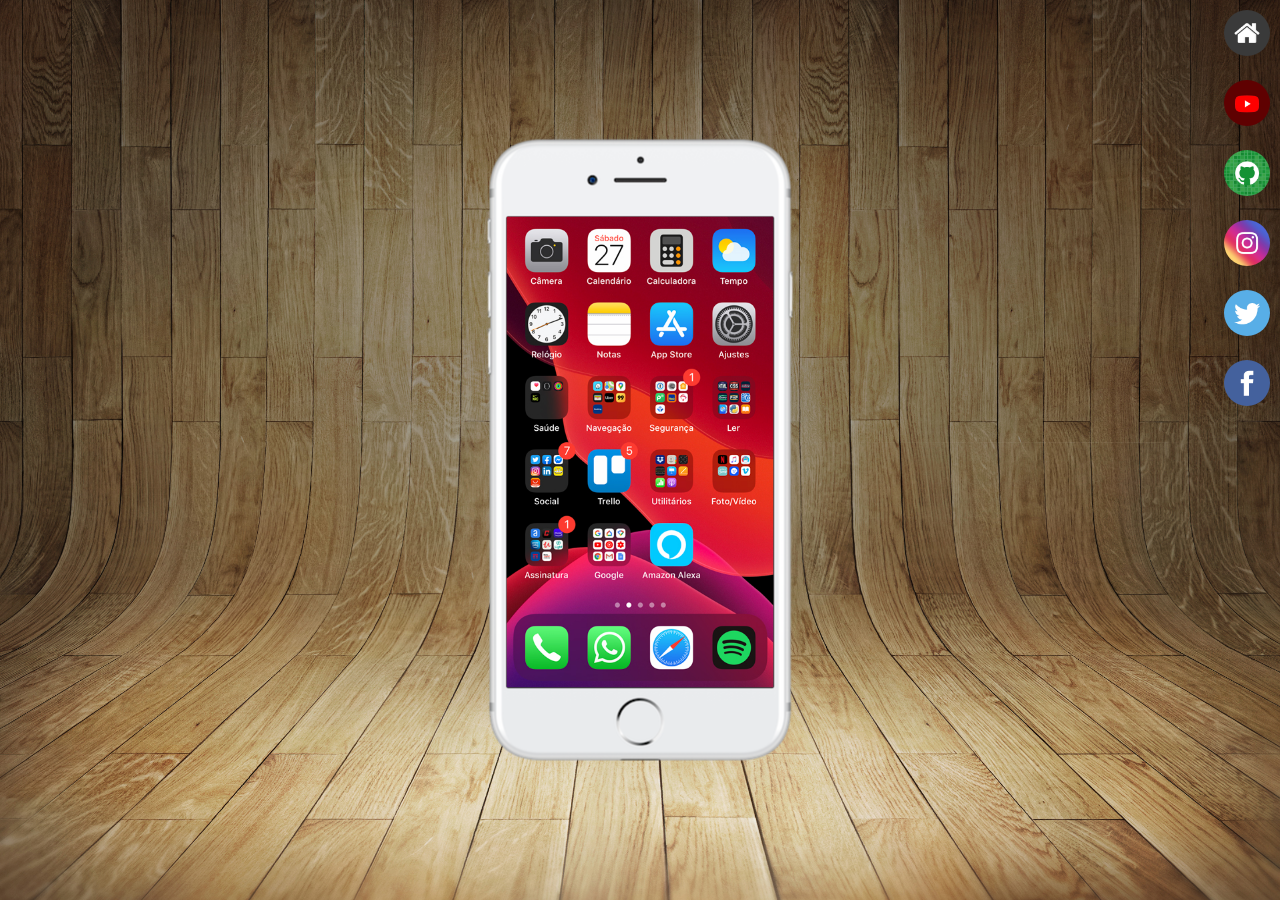
<file: index.html>
<!DOCTYPE html>
<html lang="pt-br">
<head>
    <meta charset="UTF-8">
    <meta http-equiv="X-UA-Compatible" content="IE=edge">
    <meta name="viewport" content="width=device-width, initial-scale=1.0">
    <title>Projeto Redes Sociais</title>
    <link rel="shortcut icon" href="favicon.ico" type="image/x-icon">
    <link rel="stylesheet" href="estilos/style.css">
</head>
<body>
    <main>
        <section id="telefone">
            <iframe src="home.html" name="tela" id="tela" frameborder="0"></iframe>
        </section>
        <section id="redes-sociais">
            <a href="home.html" target="tela">
                <img src="imagens/logo-home.jpg" alt="">
            </a>
            <br>
            <a href="yt.html" target="tela">
                <img  src="imagens/logo-youtube.jpg" alt="">
            </a>
            <br>
            <a href="git.html" target="tela">
                <img src="imagens/logo-github.jpg" alt="">
            </a>
            <br>
            <a  href="ig.html" target="tela">
                <img src="imagens/logo-instagram.jpg" alt="">
            </a>
            <br>
            <a  href="twt.html" target="tela">
                <img src="imagens/logo-twitter.jpg" alt="">
            </a>
            <br>
            <a href="face.html" target="tela">
                <img  src="imagens/logo-facebook.jpg" alt="">
            </a>
        </section>
    </main>
</body>
</html>
</file>
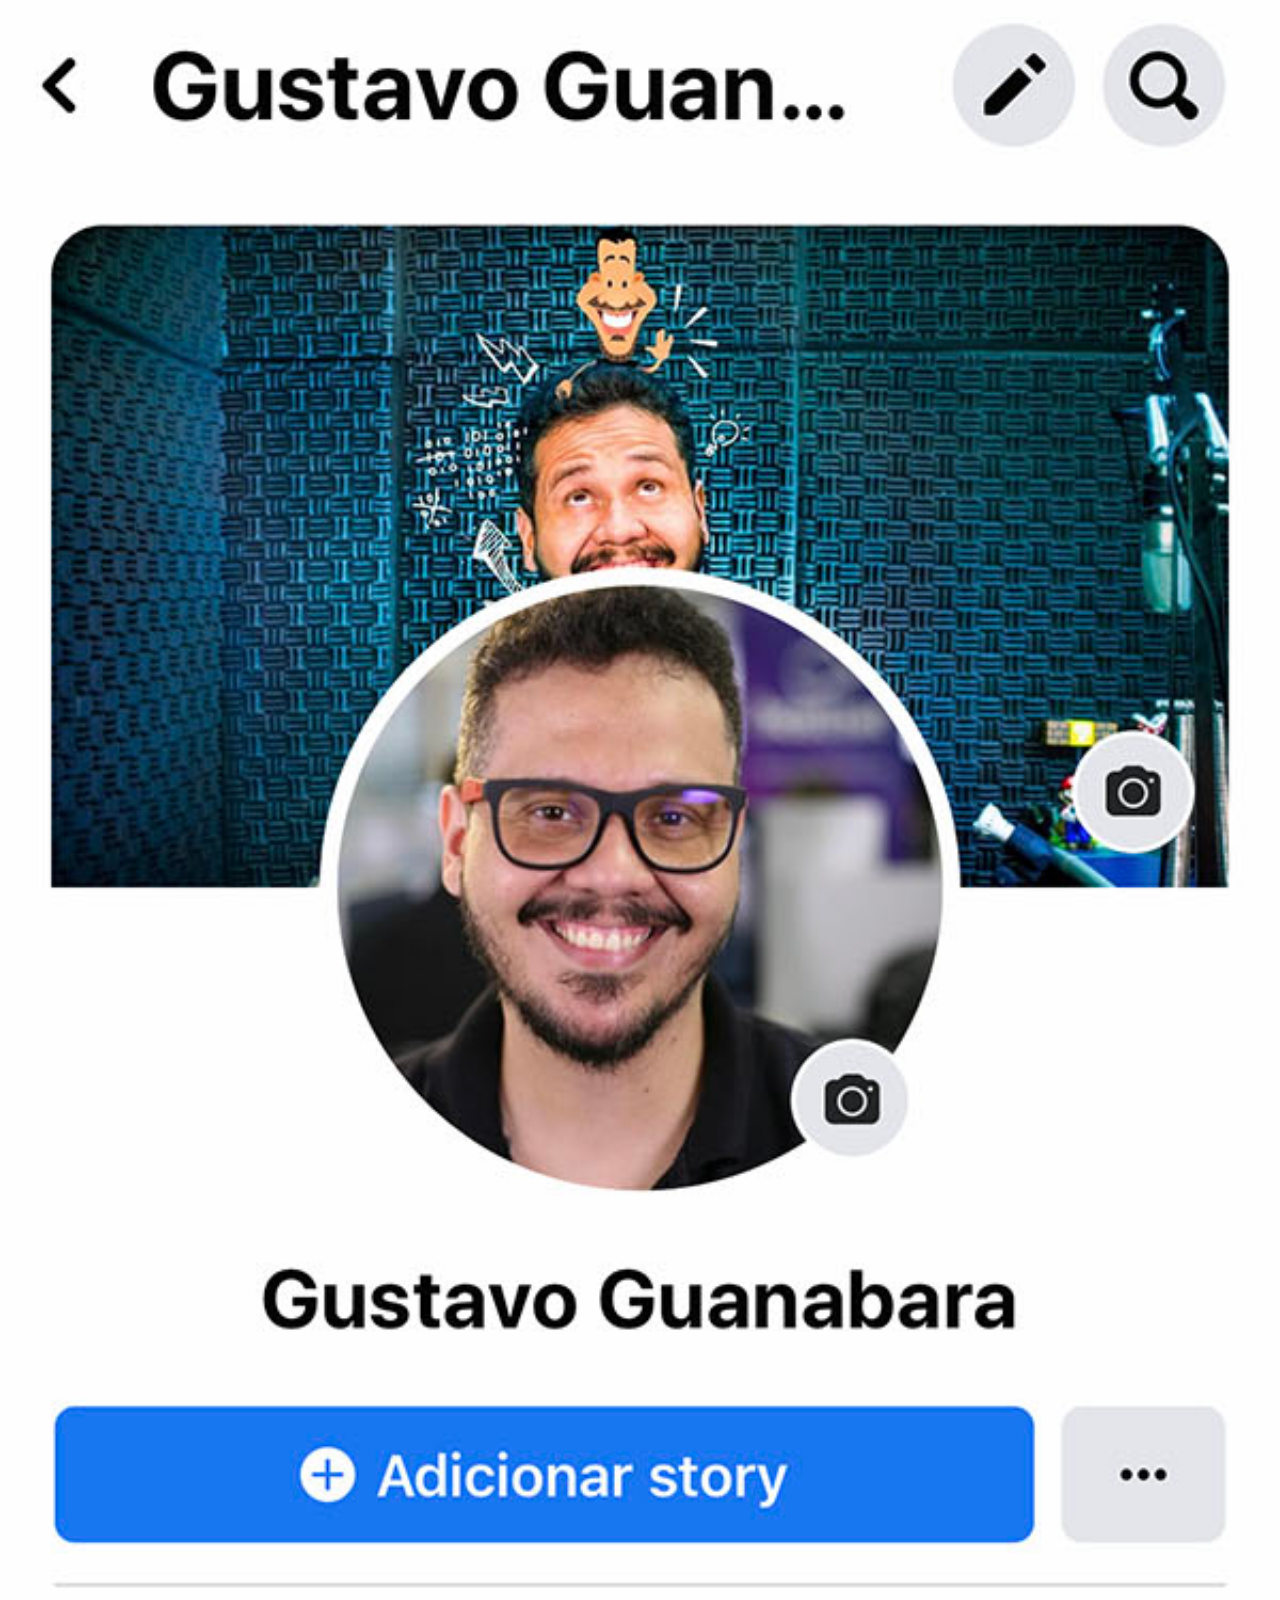
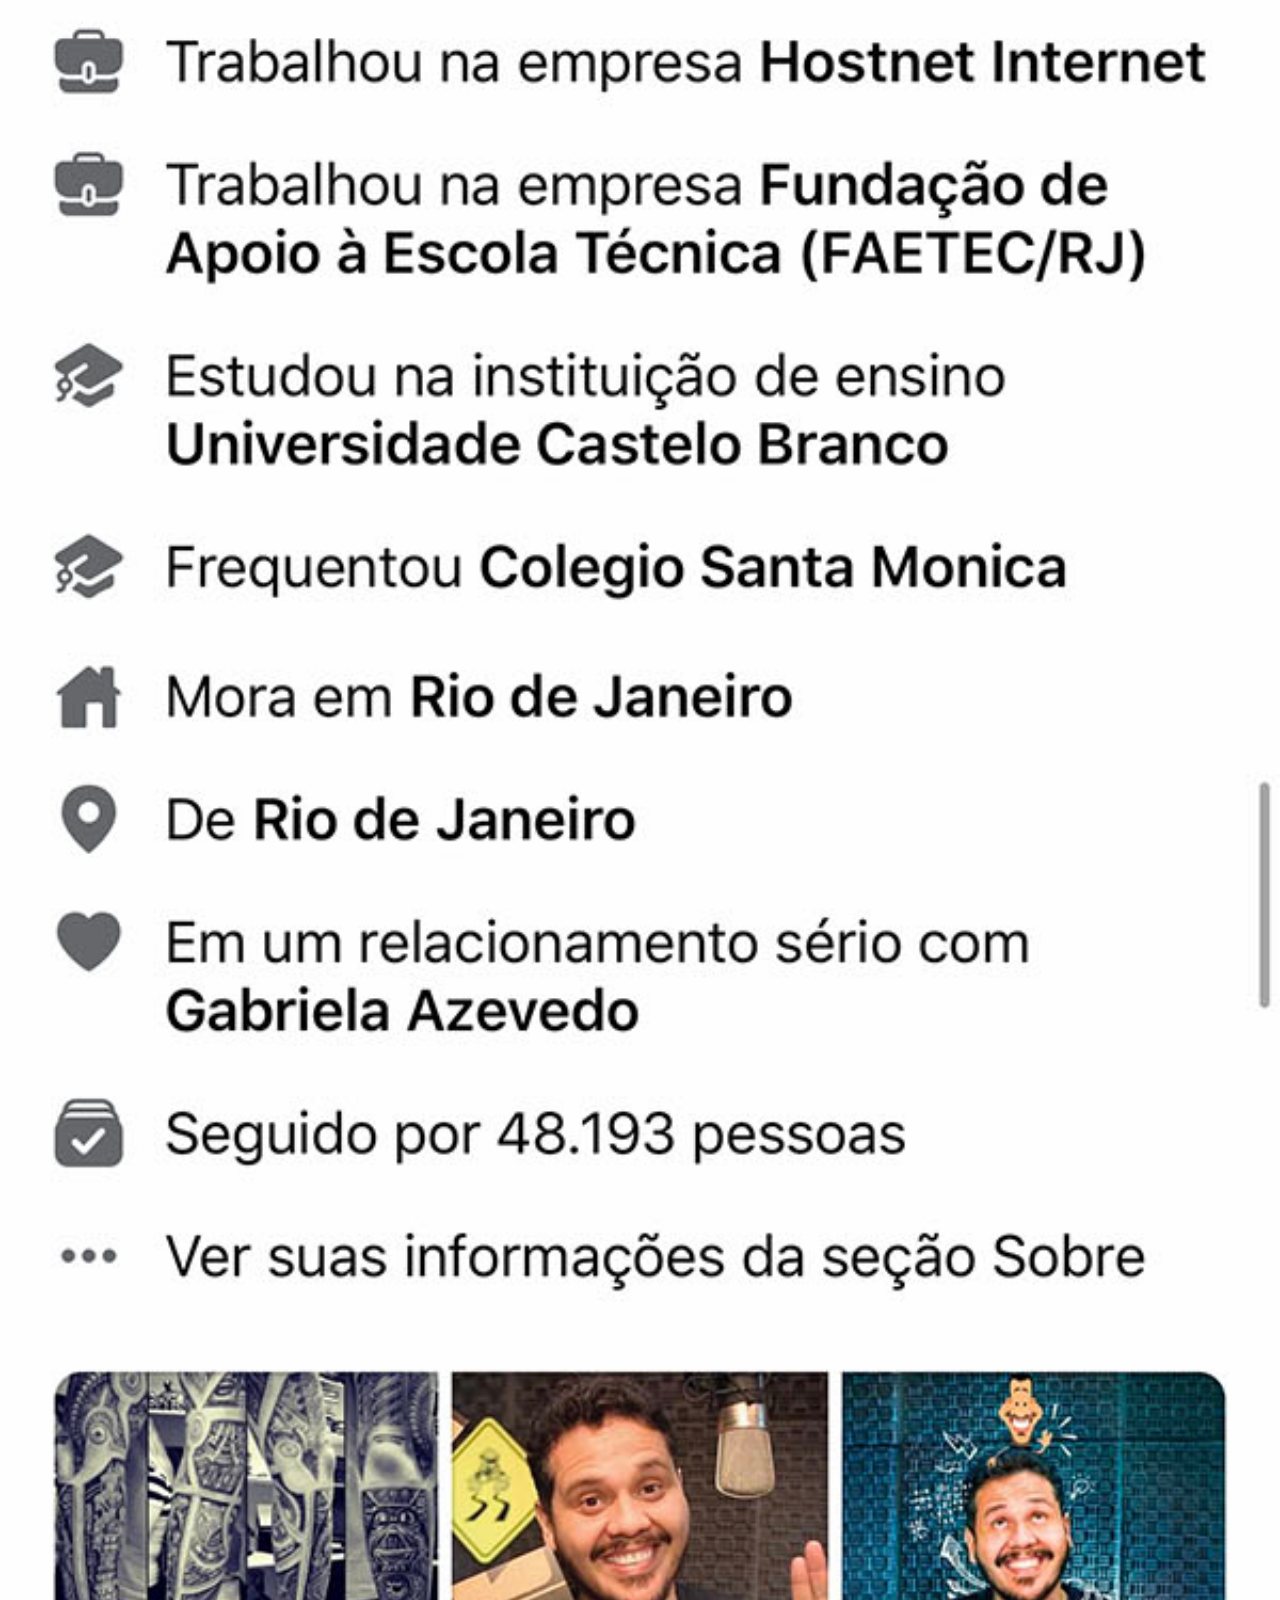
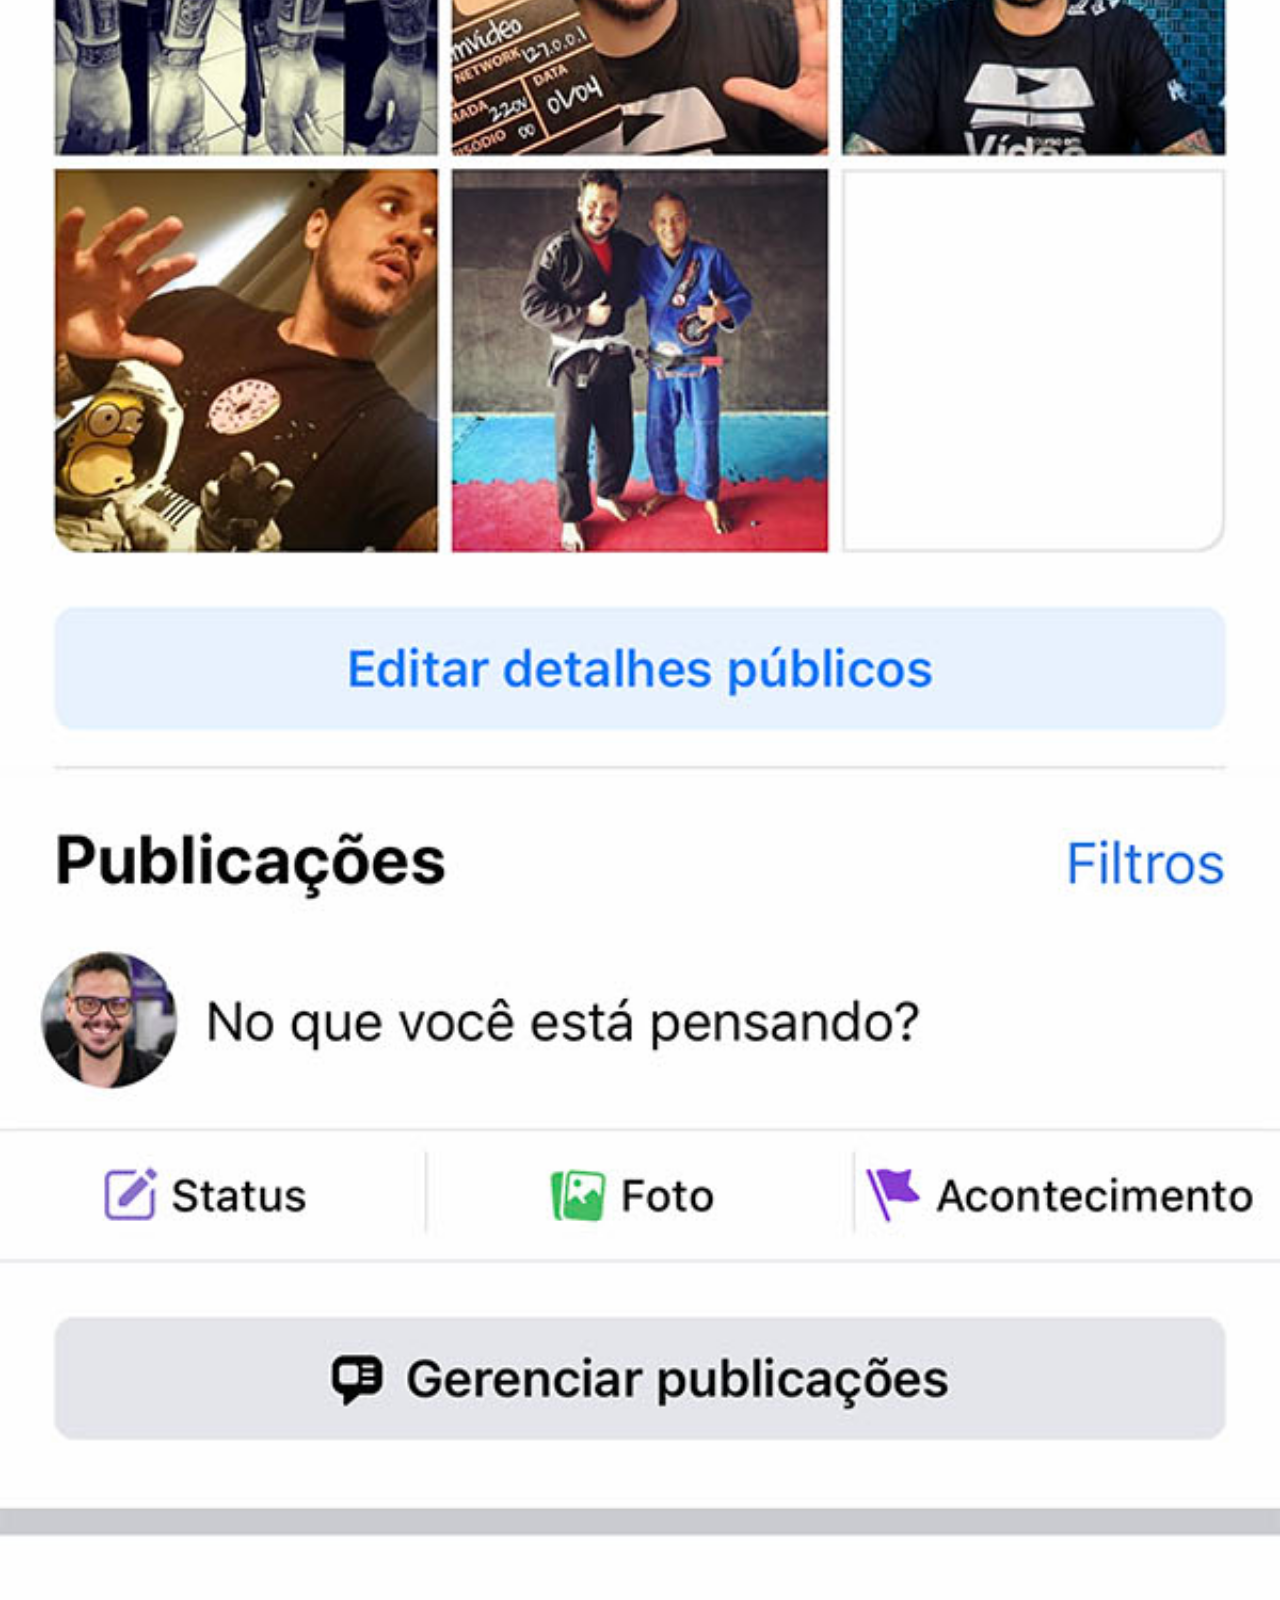
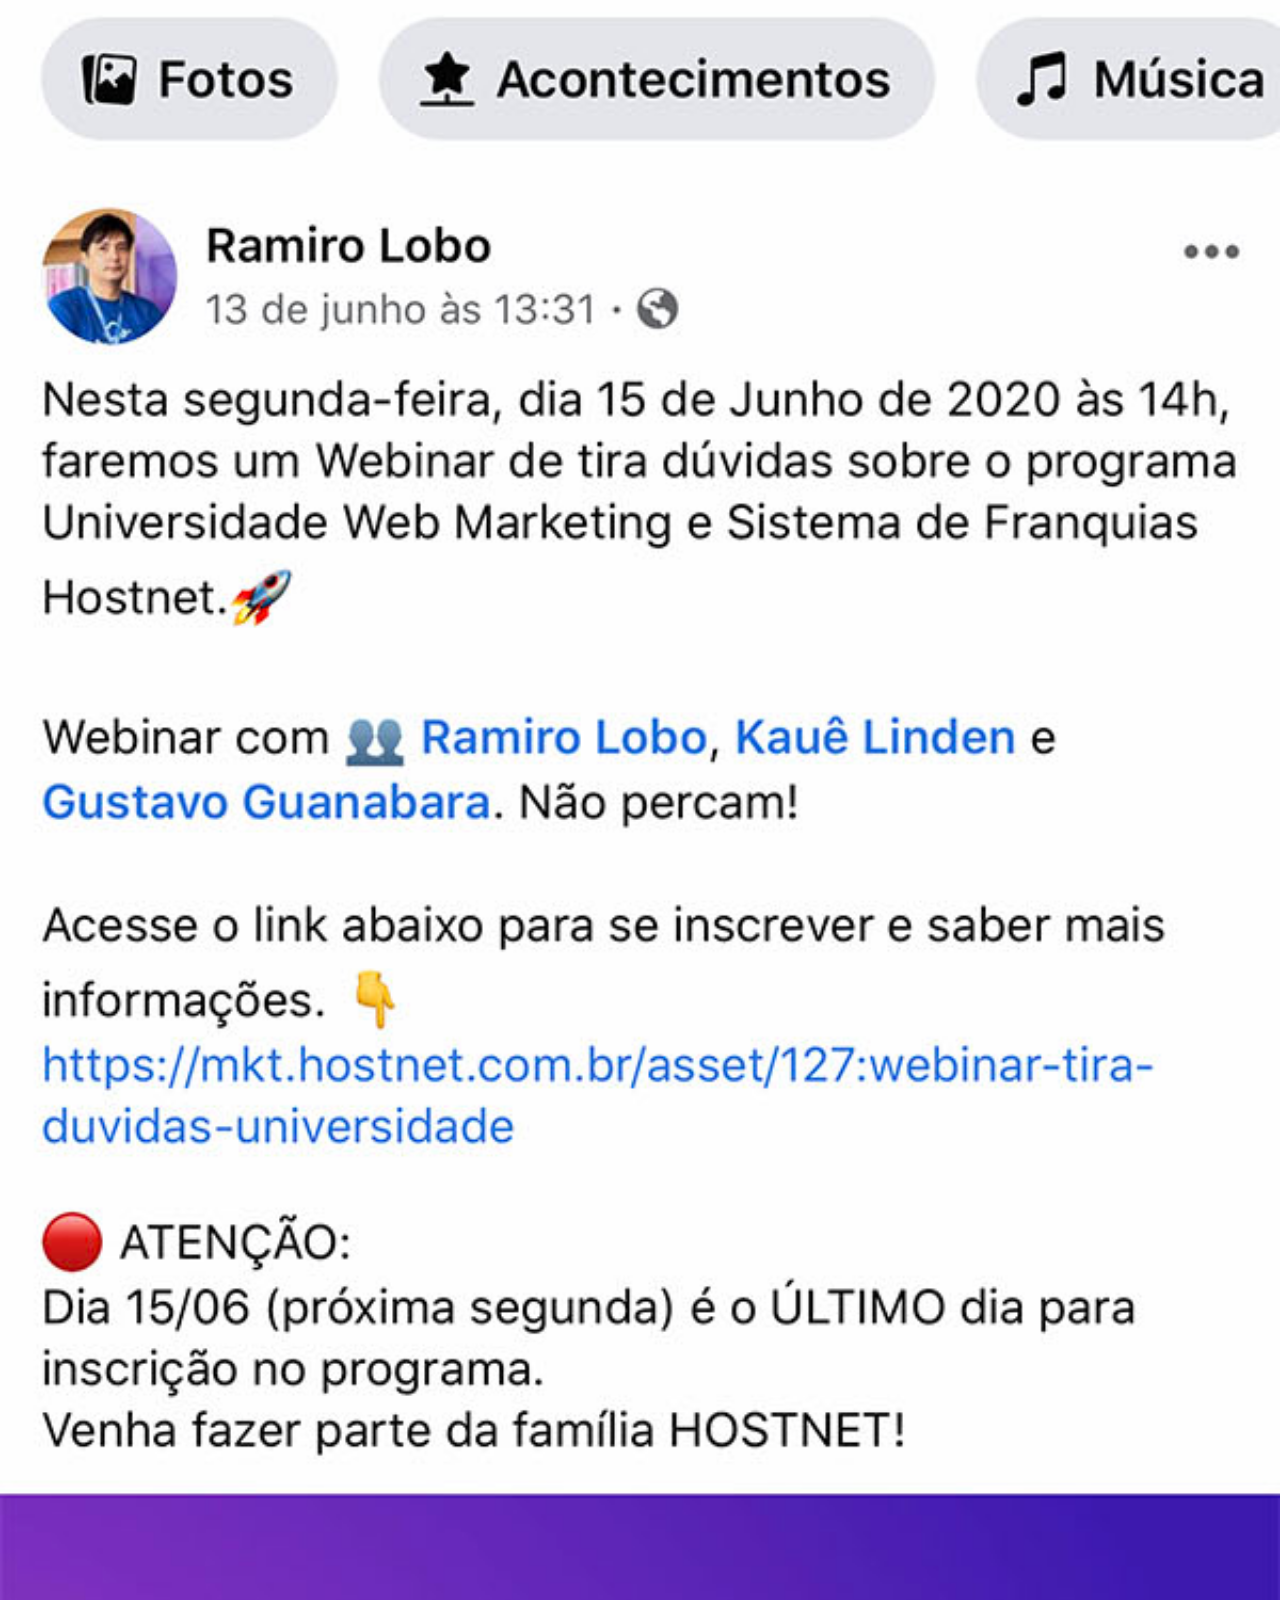
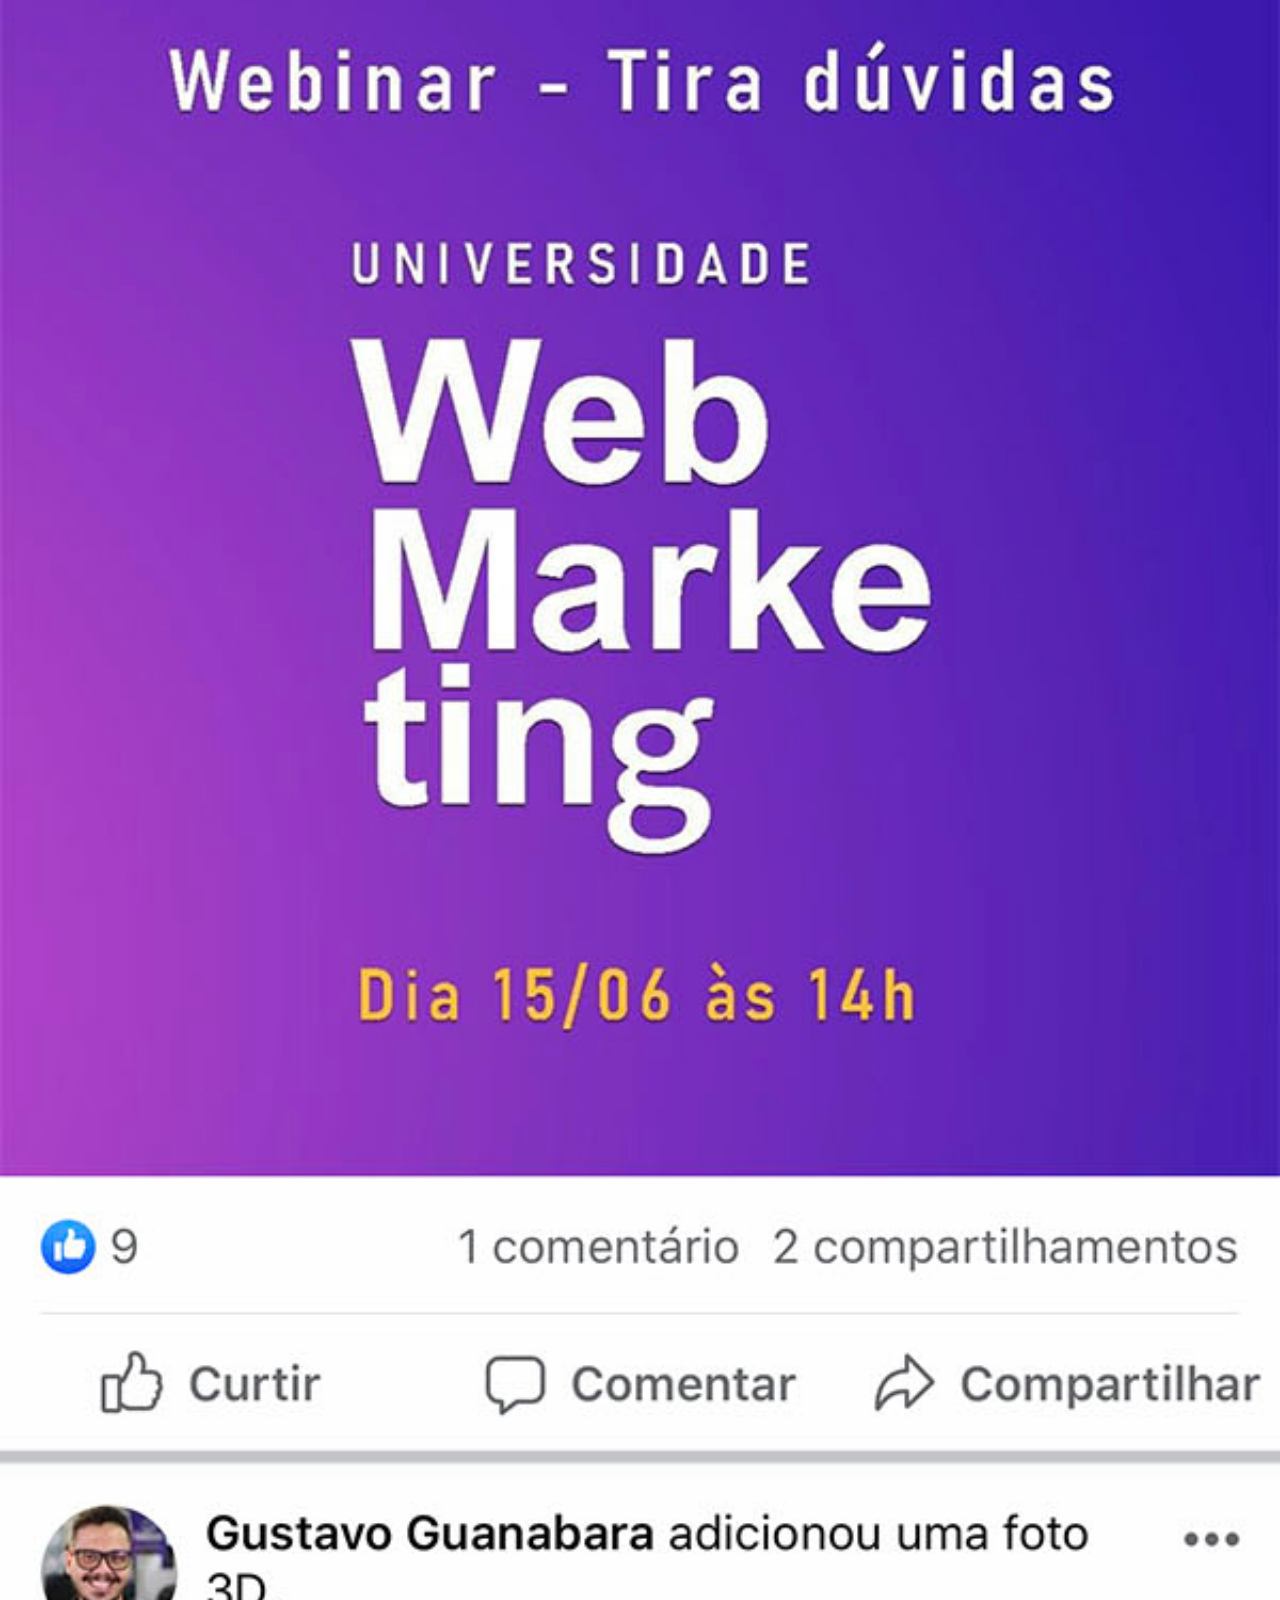
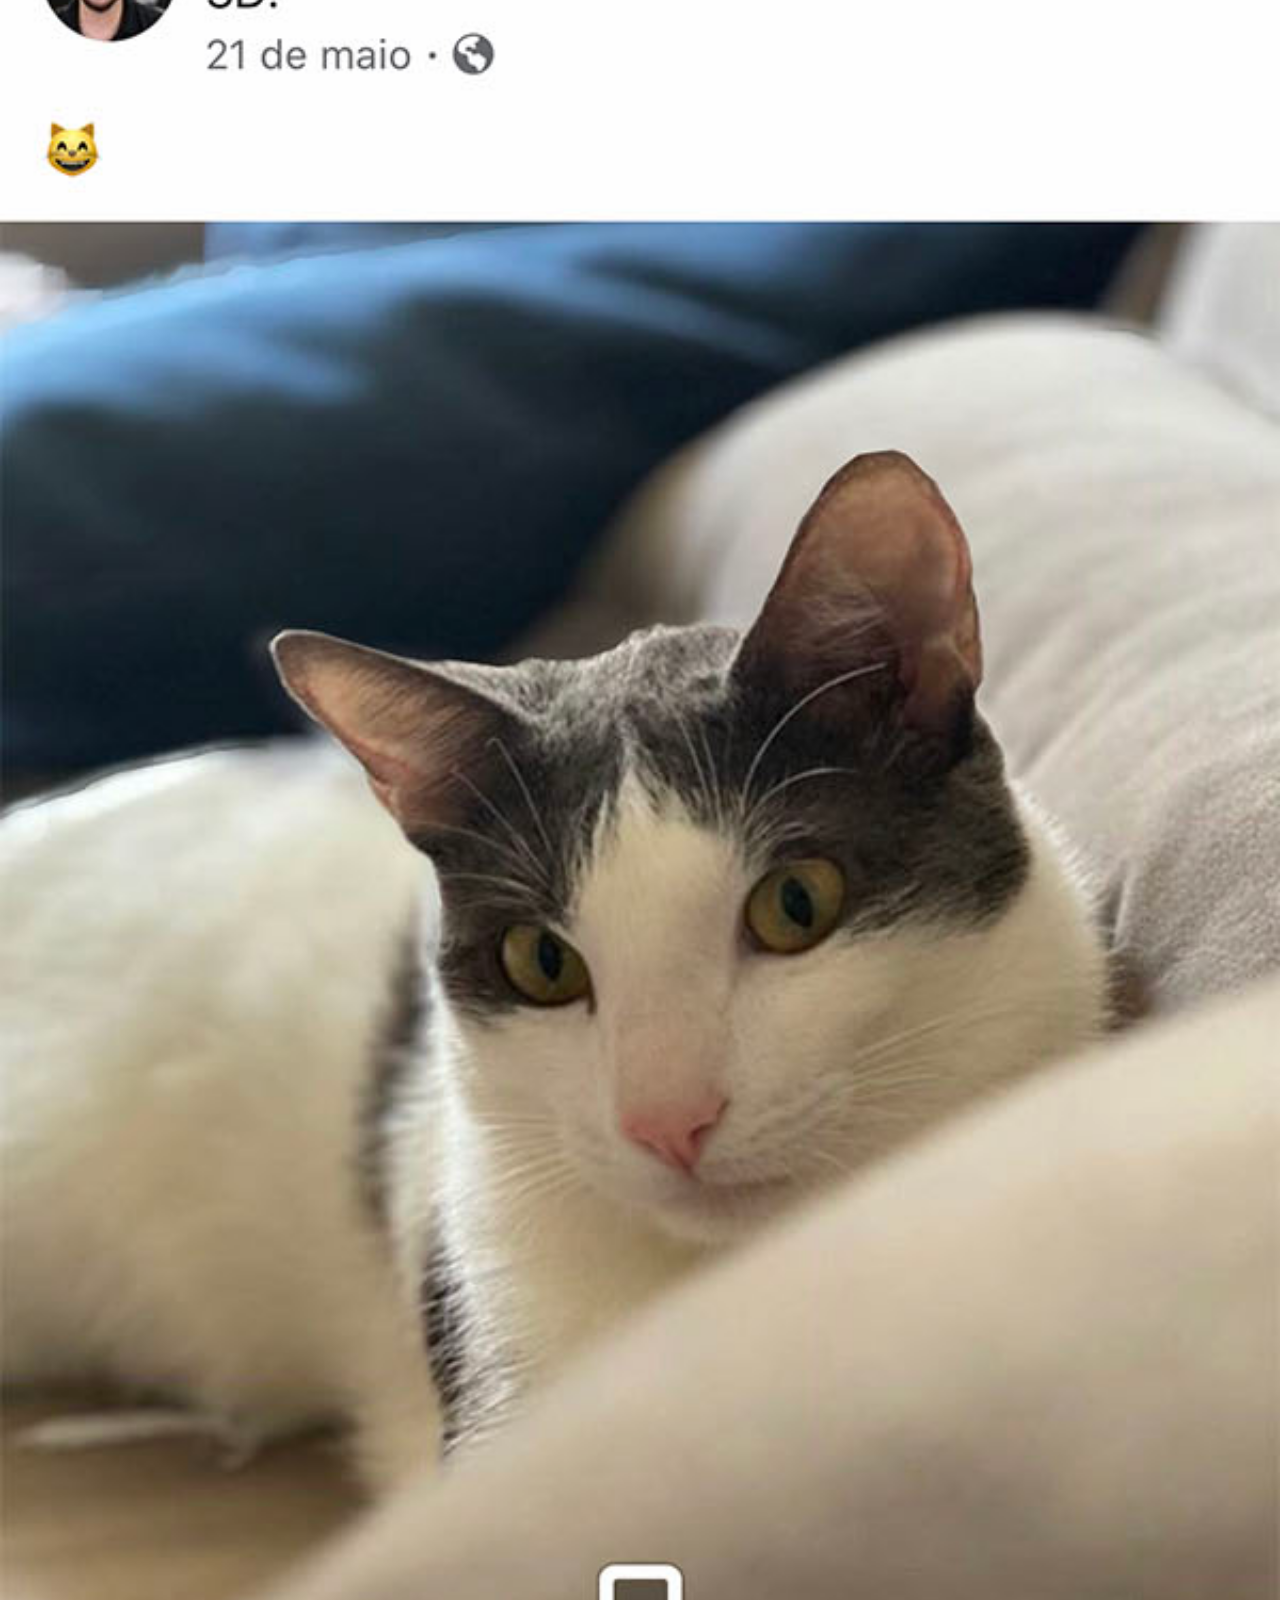
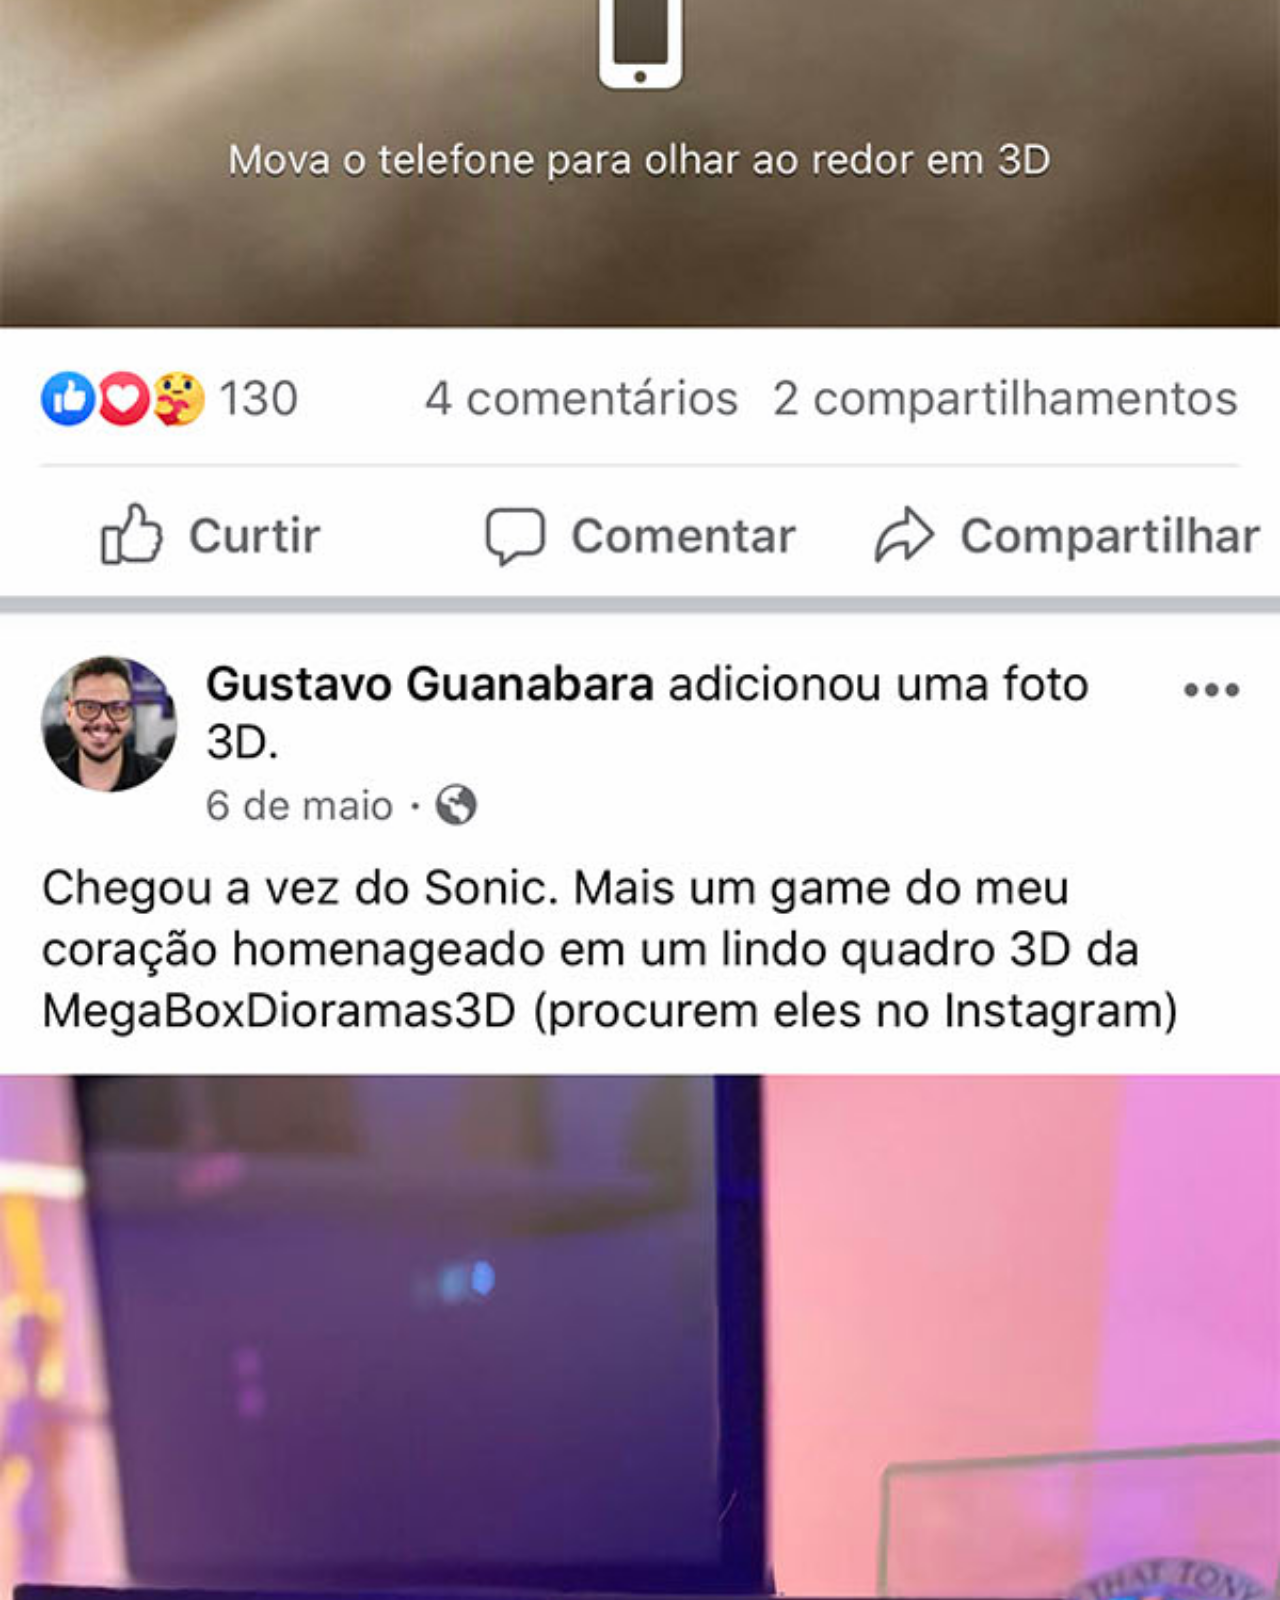
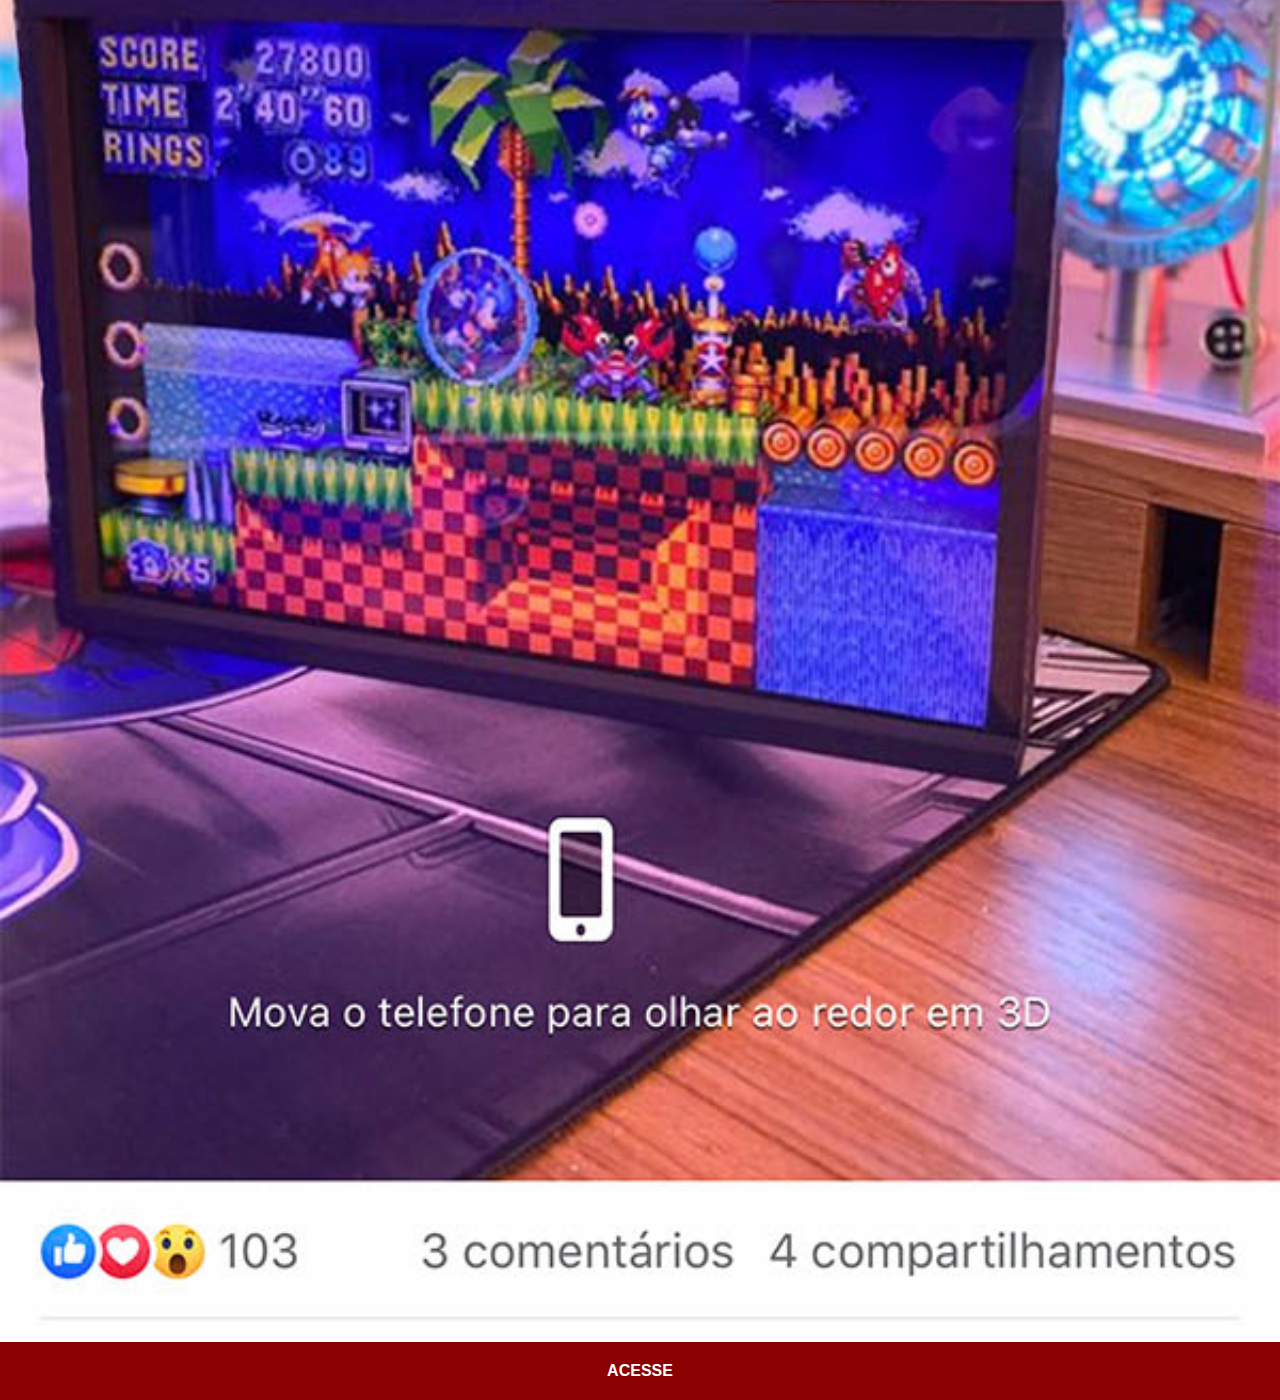
<file: face.html>
<!DOCTYPE html>
<html lang="pt-br">
<head>
    <meta charset="UTF-8">
    <meta http-equiv="X-UA-Compatible" content="IE=edge">
    <meta name="viewport" content="width=device-width, initial-scale=1.0">
    <title>Telas de Aplicativos</title>
    <style>
        *{
            margin: 0px;
            padding: 0px;
            font-family: Arial, "Helvetica Neue", Helvetica, sans-serif;
        }

         ::-webkit-scrollbar{
            width: 0px;
            height: 0px;
        }
        img{
            width: 100vw;
            background: url('imagens/tela-facebook.jpg') no-repeat top center;
            background-size: cover;
        }
        a{
            display: block;
            background-color: darkred;
            color: white;
            text-align: center;
            padding: 20px;
            font-weight: bolder;
            text-decoration: none;
        }
    </style>
</head>
<body>
    <img src="imagens/tela-facebook.jpg" alt="">
    <a href="https://www.facebook.com/gustavoguanabara/" target="_blank">ACESSE</a>
</body>
</html>
</file>
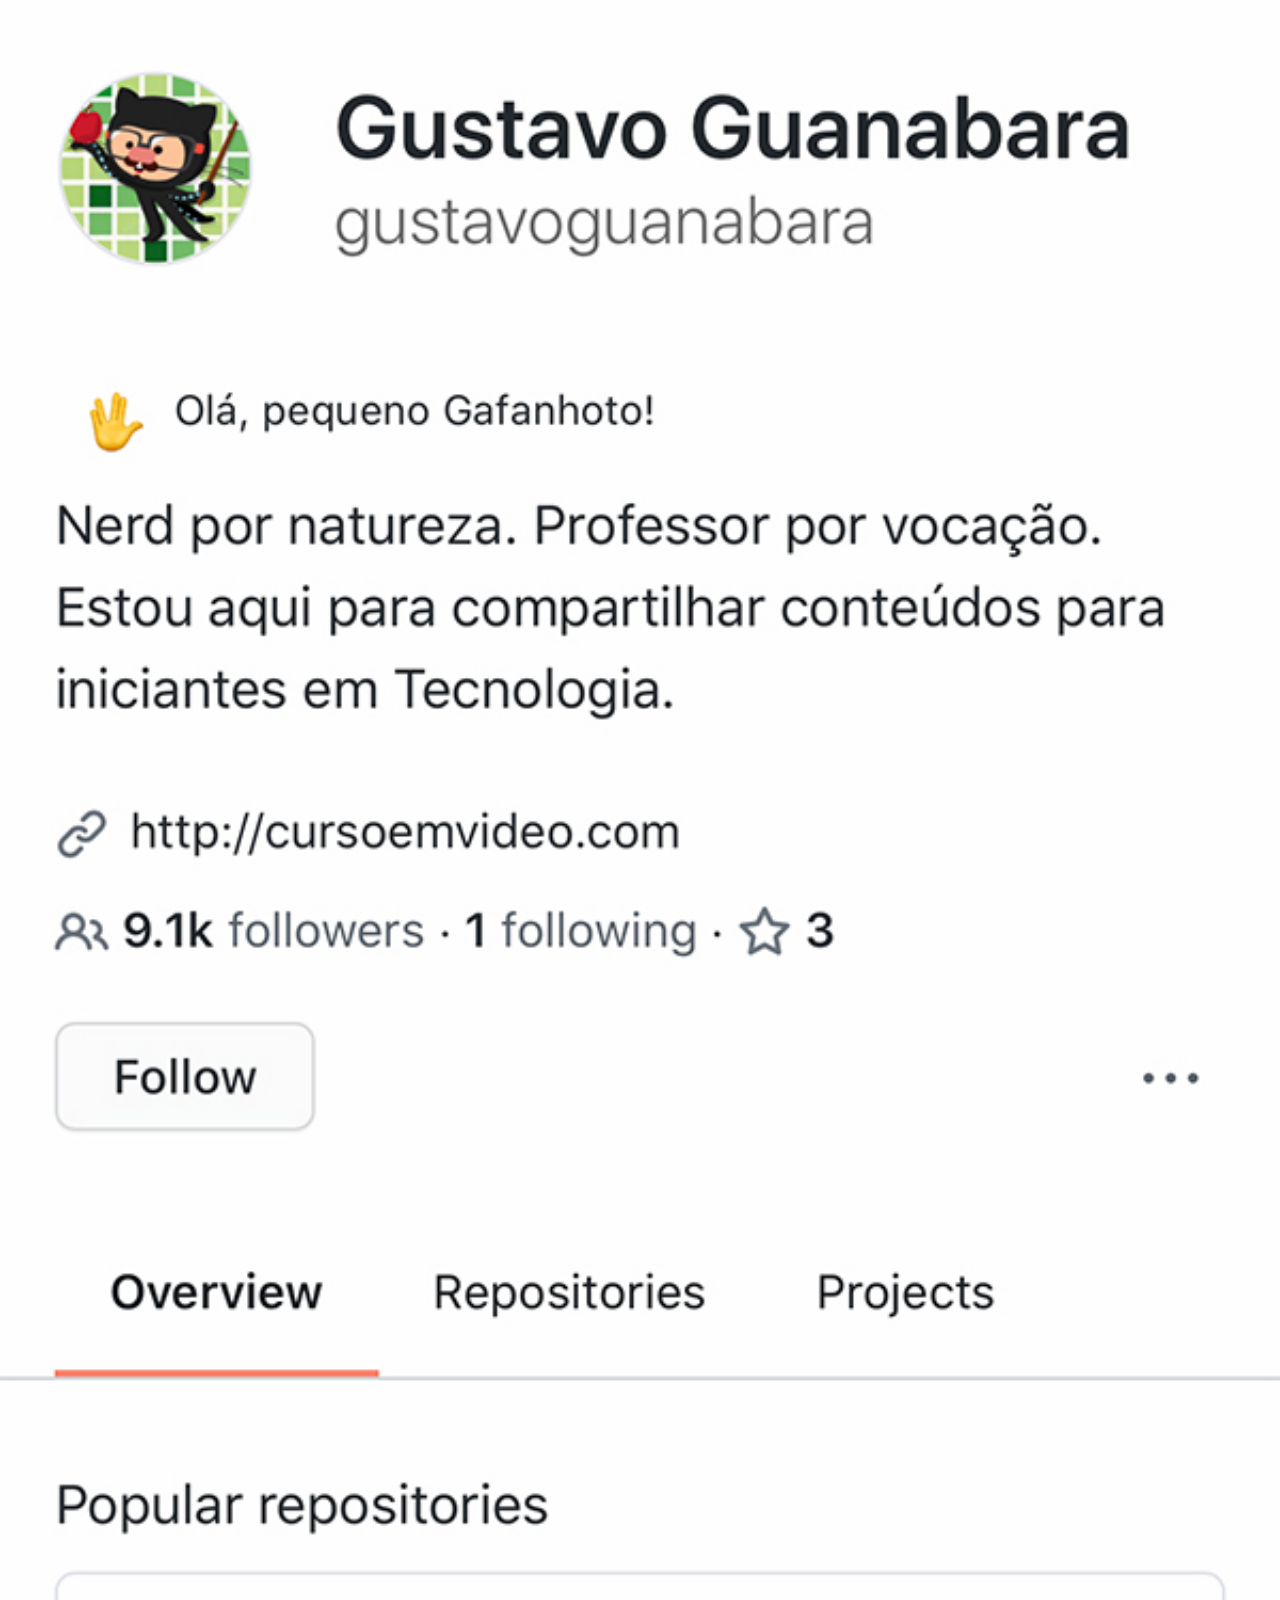
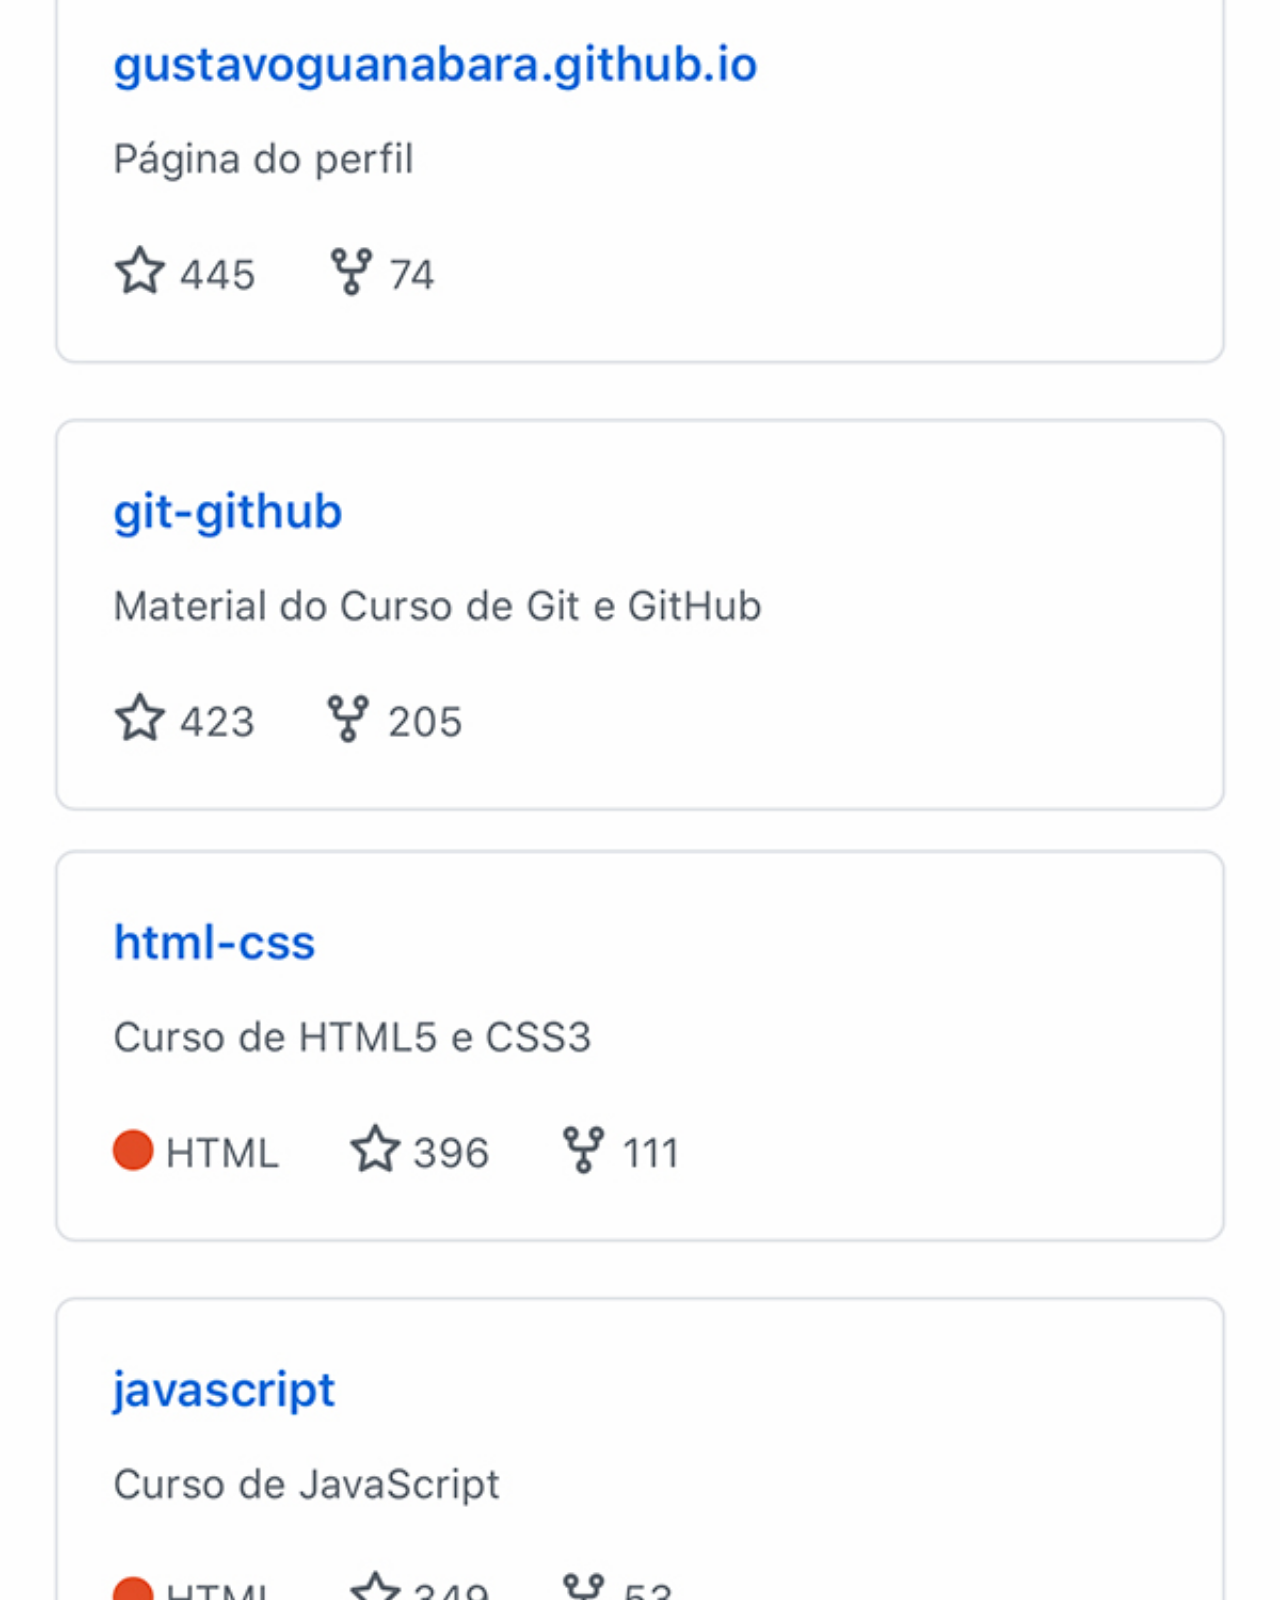
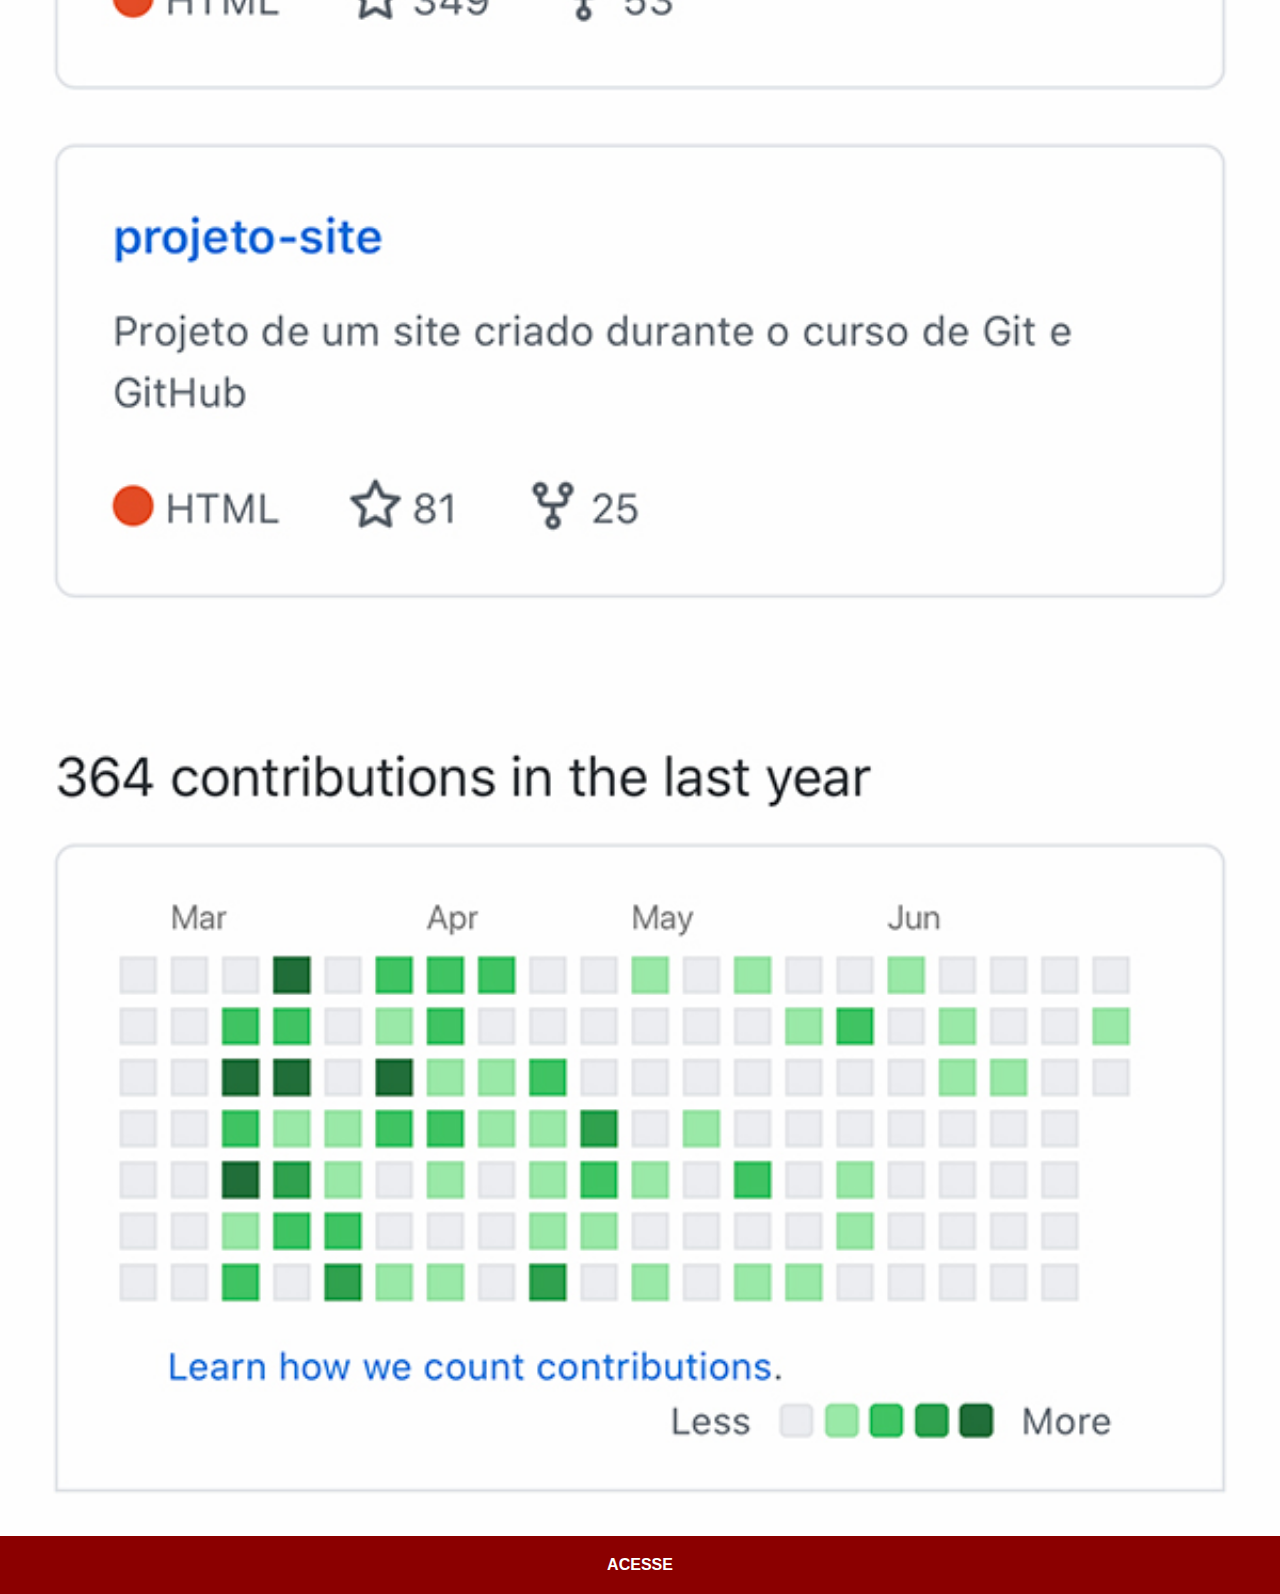
<file: git.html>
<!DOCTYPE html>
<html lang="pt-br">
<head>
    <meta charset="UTF-8">
    <meta http-equiv="X-UA-Compatible" content="IE=edge">
    <meta name="viewport" content="width=device-width, initial-scale=1.0">
    <title>Telas de Aplicativos</title>
    <style>
        *{
            margin: 0px;
            padding: 0px;
            font-family: Arial, "Helvetica Neue", Helvetica, sans-serif;
        }

         ::-webkit-scrollbar{
            width: 0px;
            height: 0px;
        }
        img{
            width: 100vw;
            background: url('imagens/tela-github.jpg') no-repeat top center;
            background-size: cover;
        }
        a{
            display: block;
            background-color: darkred;
            color: white;
            text-align: center;
            padding: 20px;
            font-weight: bolder;
            text-decoration: none;
        }
    </style>
</head>
<body>
    <img src="imagens/tela-github.jpg" alt="">
    <a href="https://github.com/gustavoguanabara/" target="_blank">ACESSE</a>
</body>
</html>
</file>
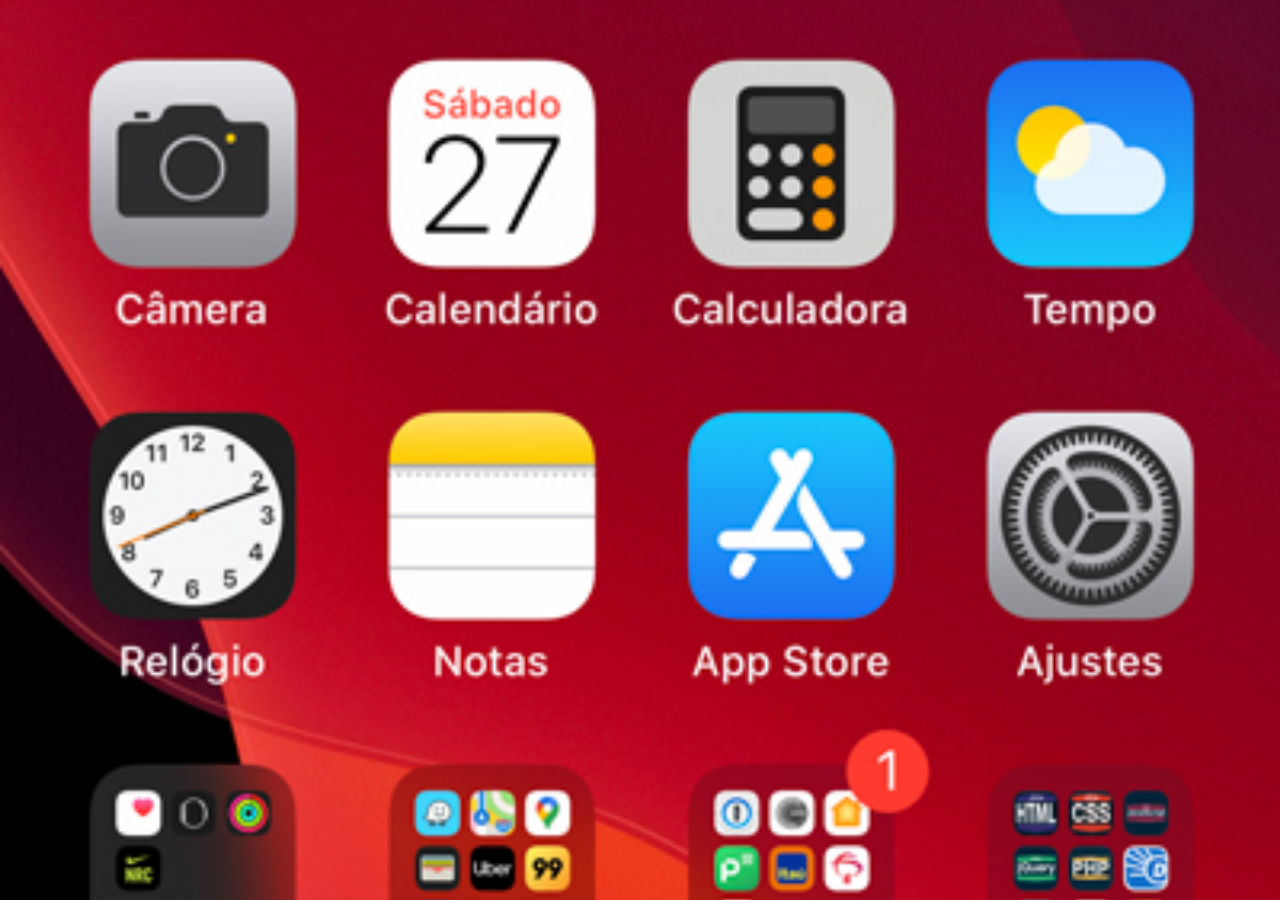
<file: home.html>
<!DOCTYPE html>
<html lang="pt-br">
<head>
    <meta charset="UTF-8">
    <meta http-equiv="X-UA-Compatible" content="IE=edge">
    <meta name="viewport" content="width=device-width, initial-scale=1.0">
    <title>Home</title>
    <style>
        *{
            margin: 0px;
            padding: 0px;
        }
        body{
            width: 100vw;
            height: 100vh;
            background: url('imagens/tela-home.jpg') no-repeat top center;
            background-size: cover;
        }
    </style>
</head>
<body>
    
</body>
</html>
</file>
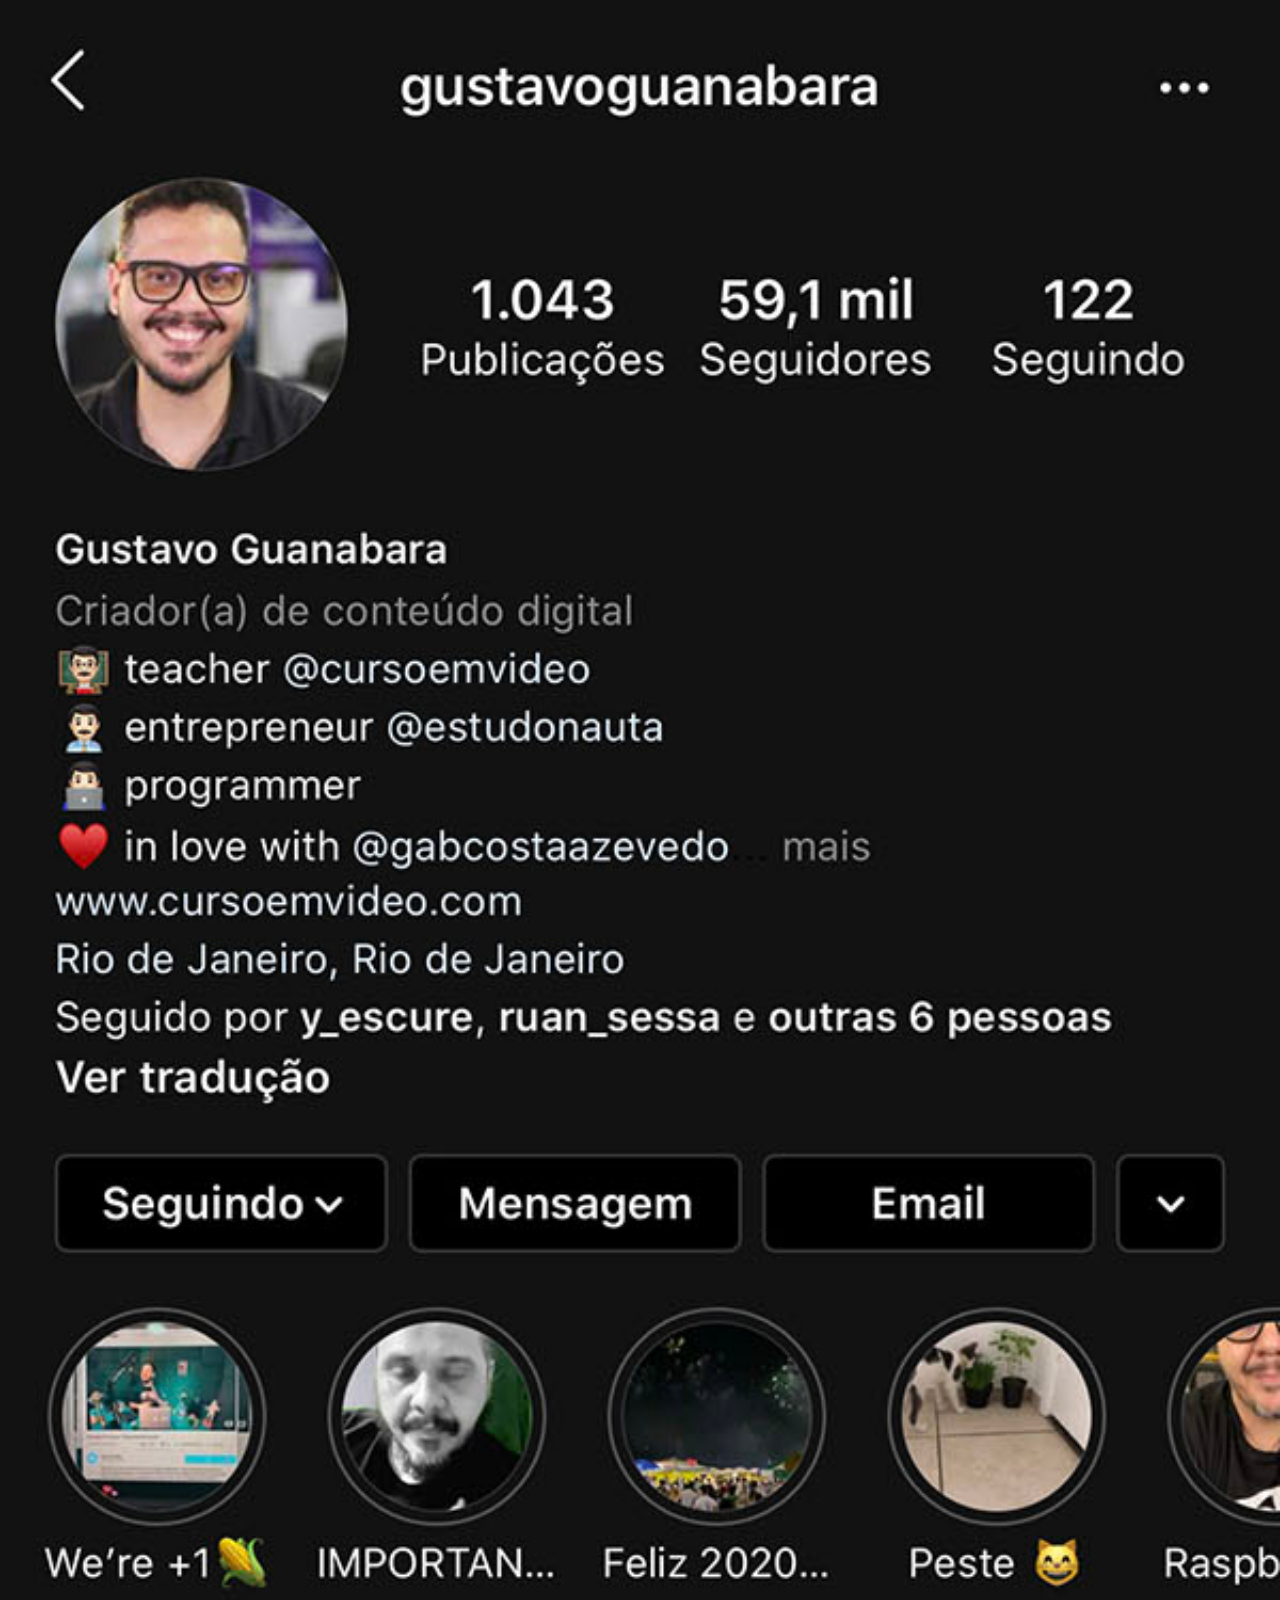
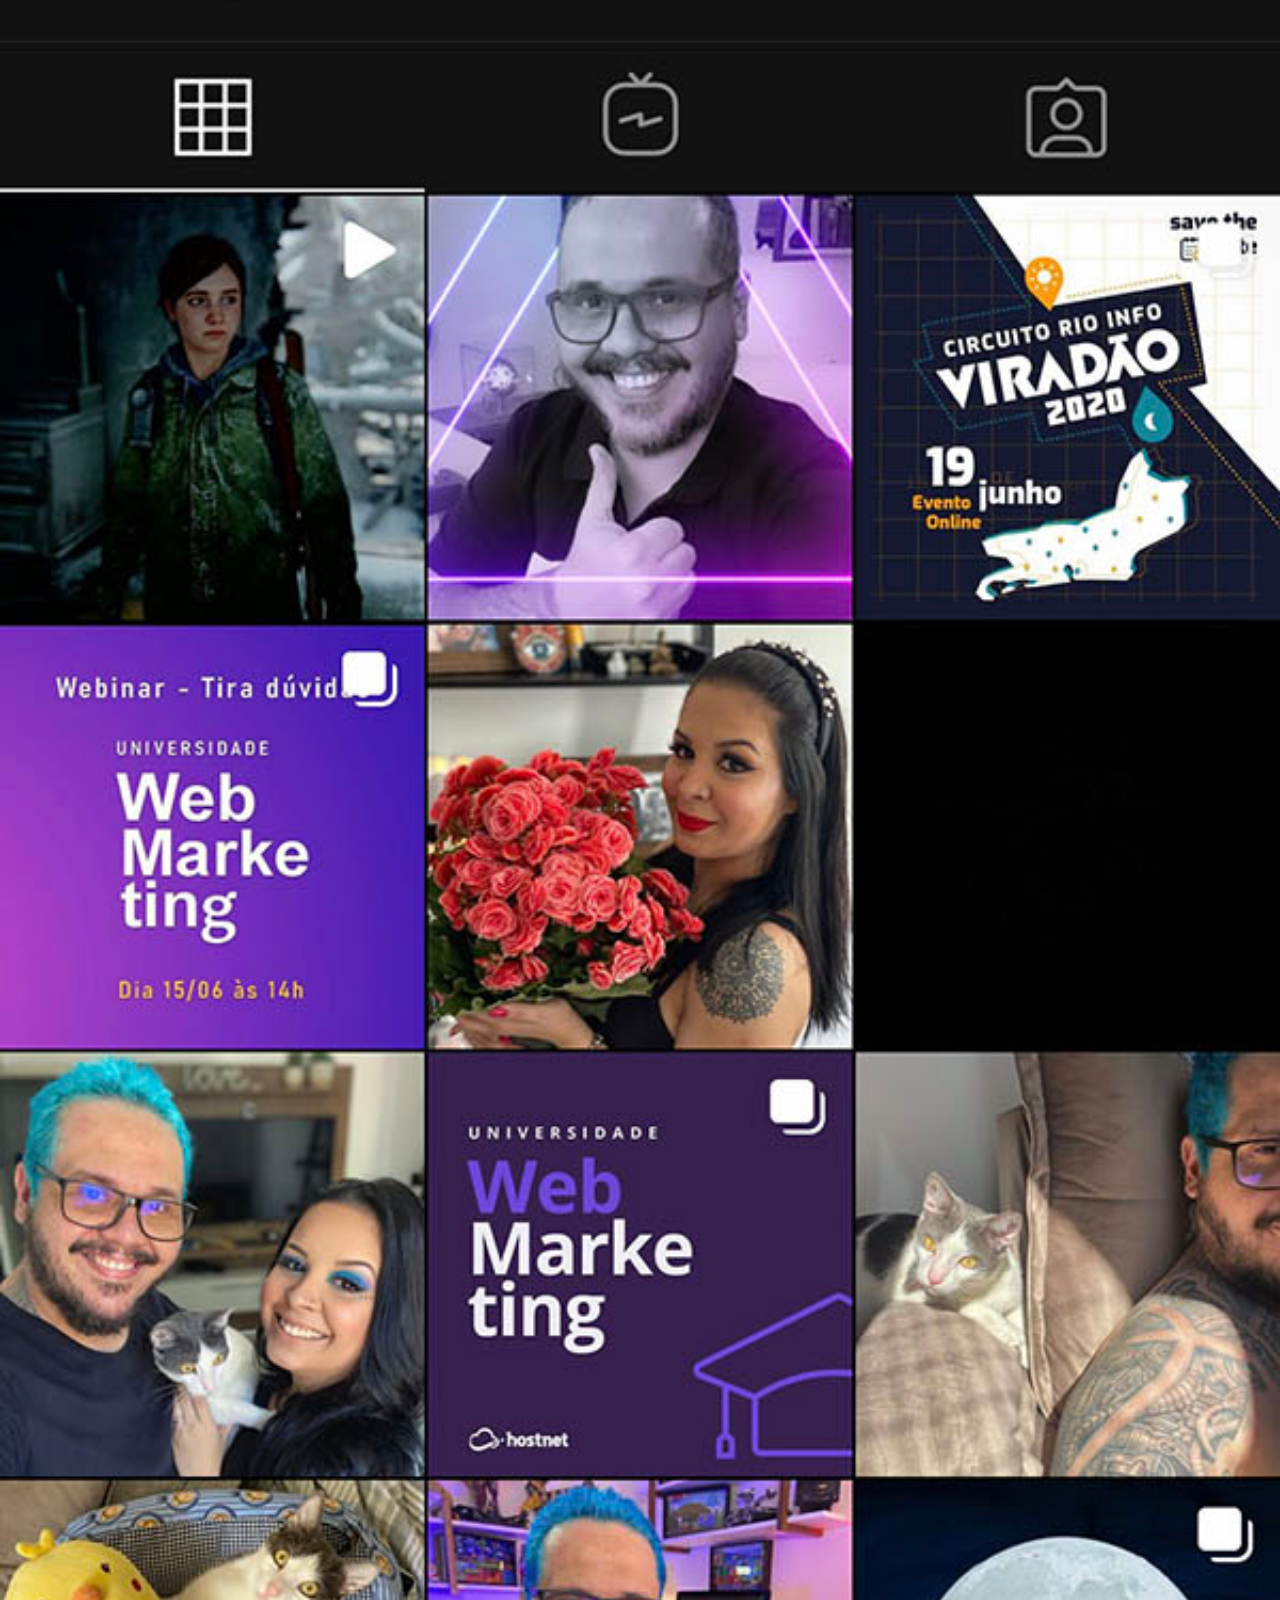
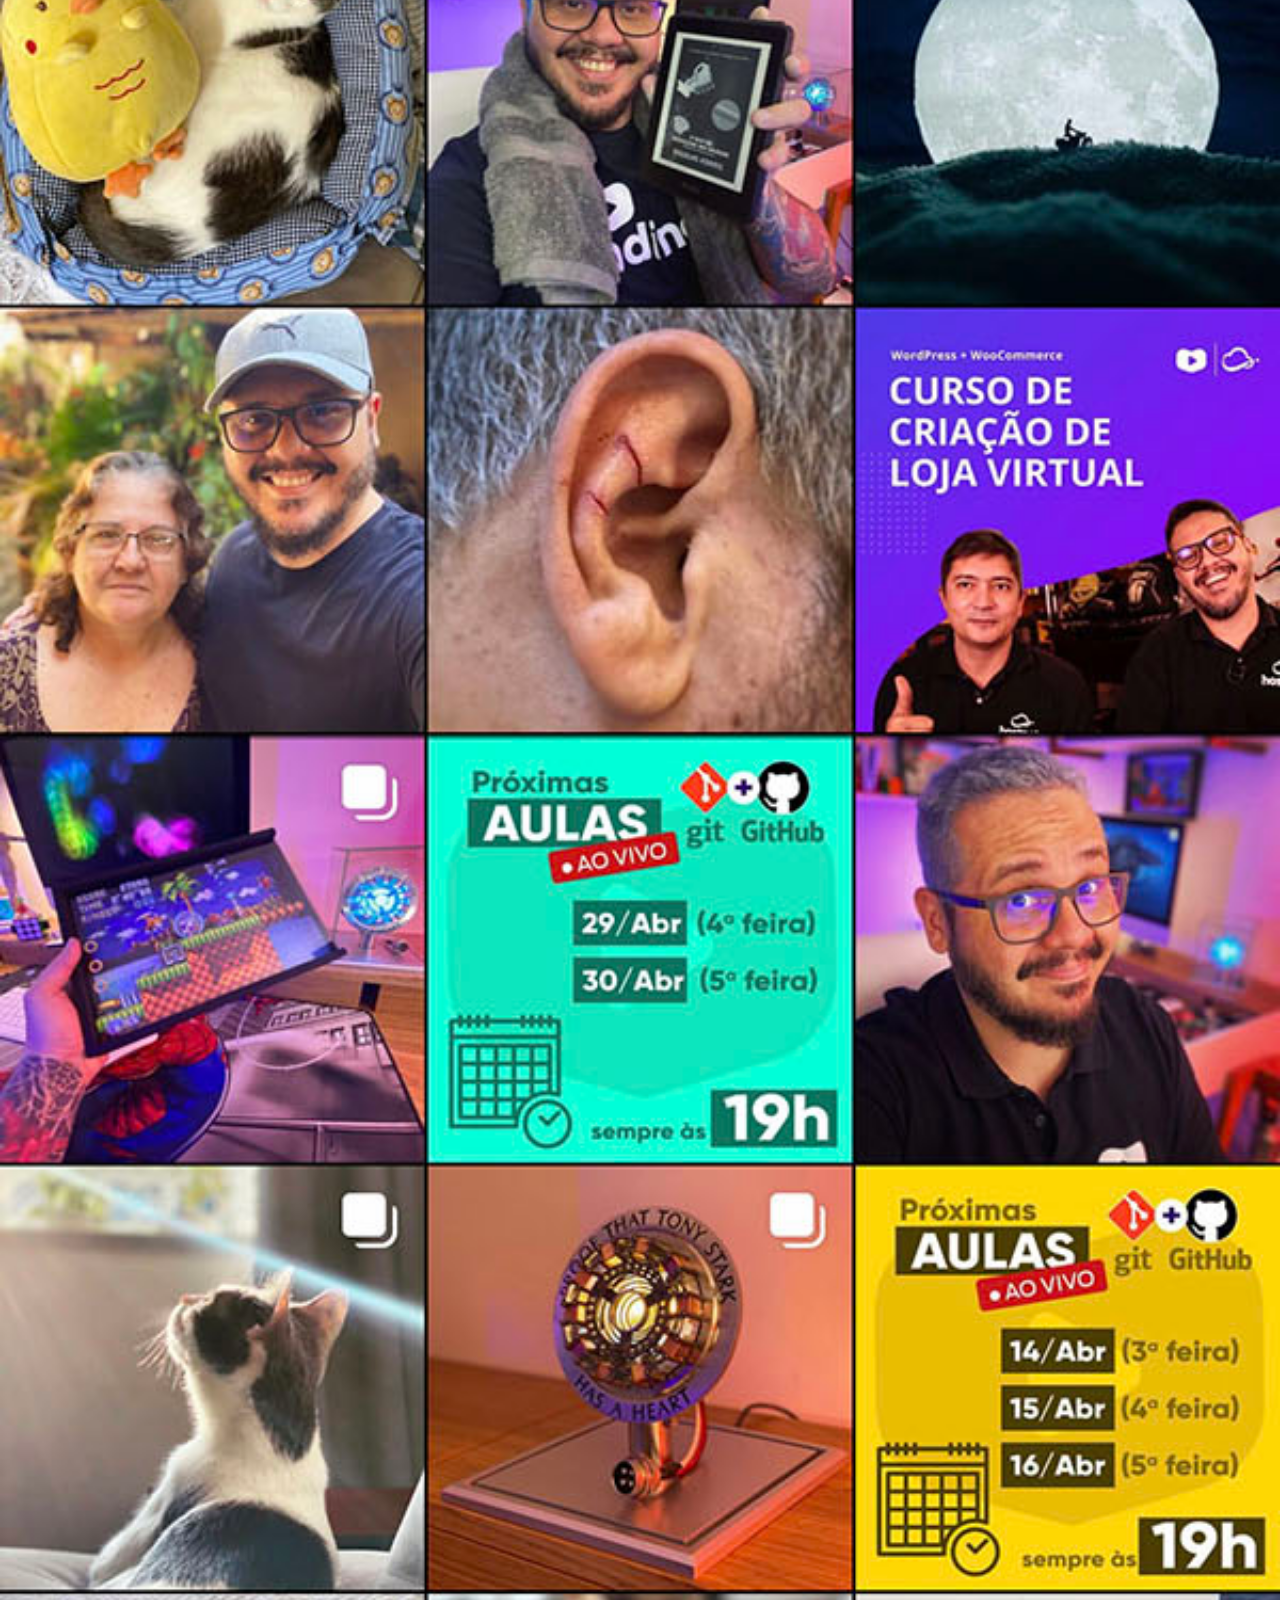
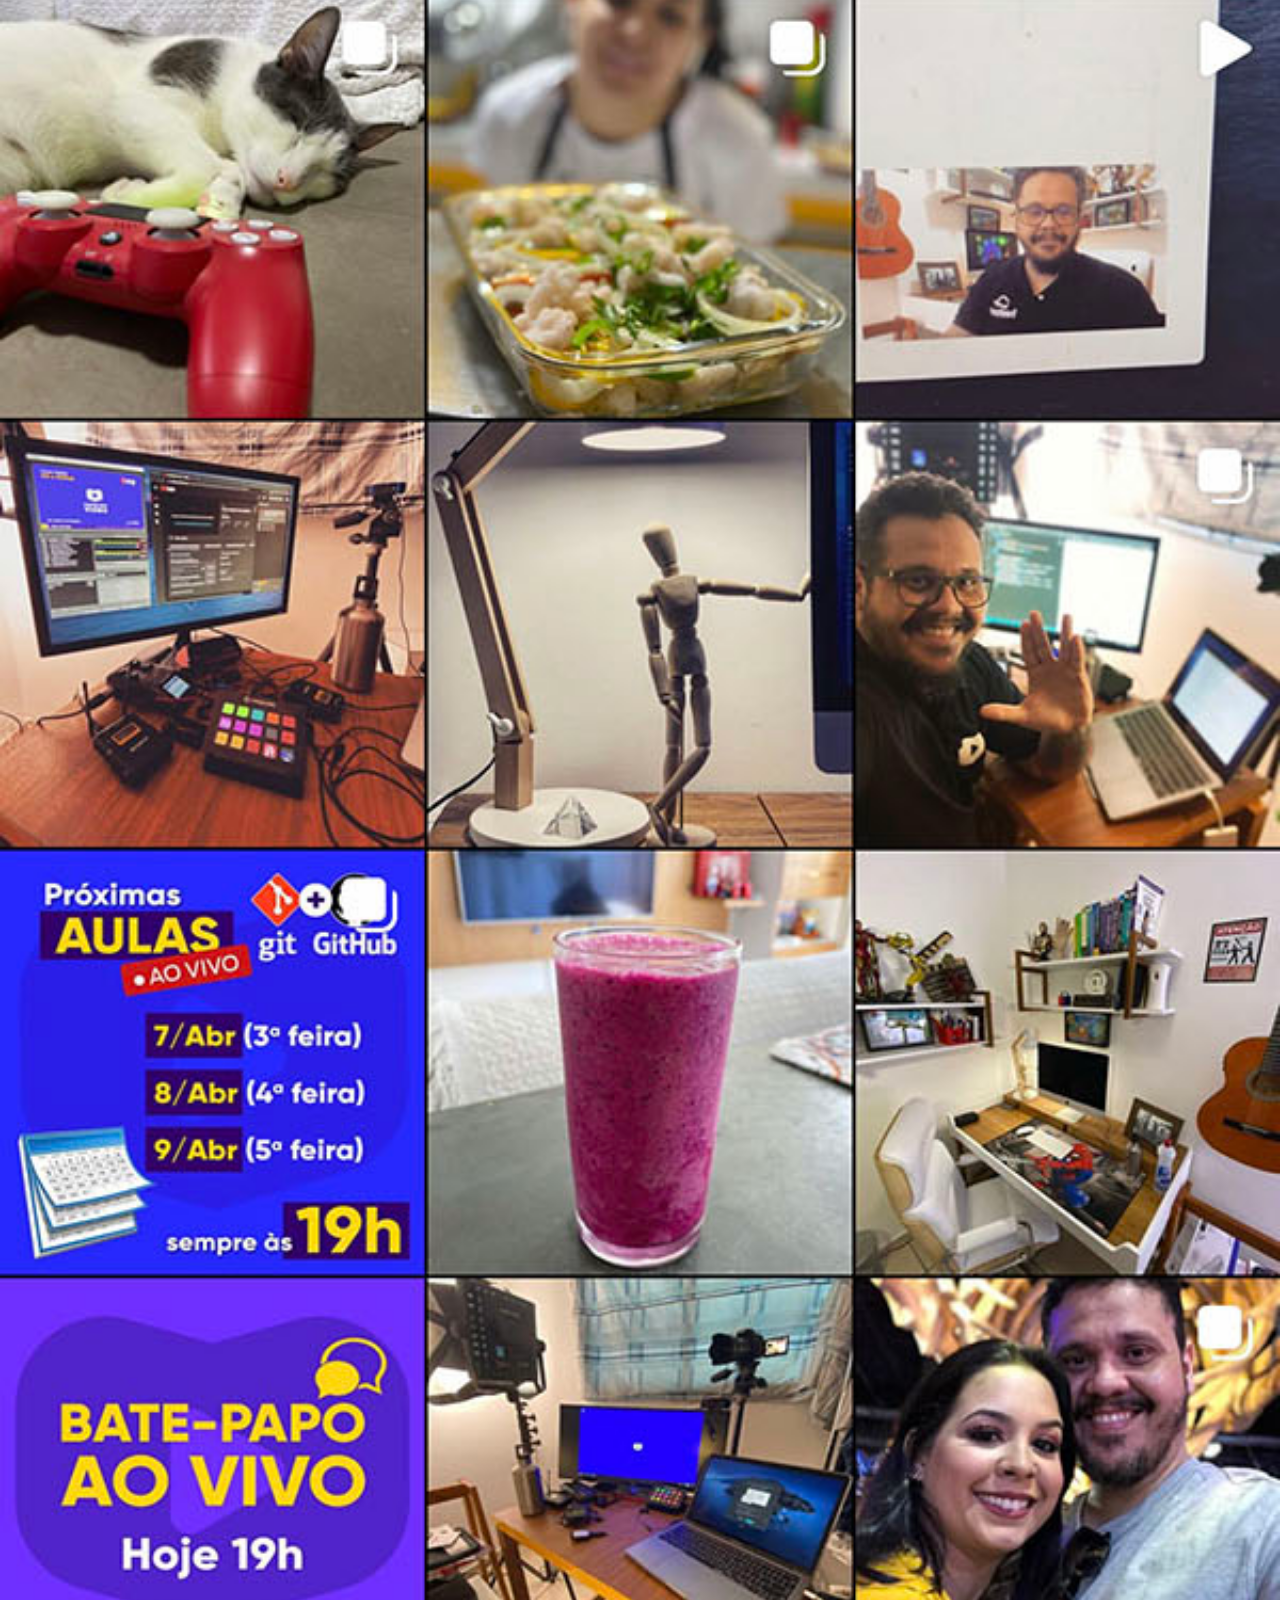
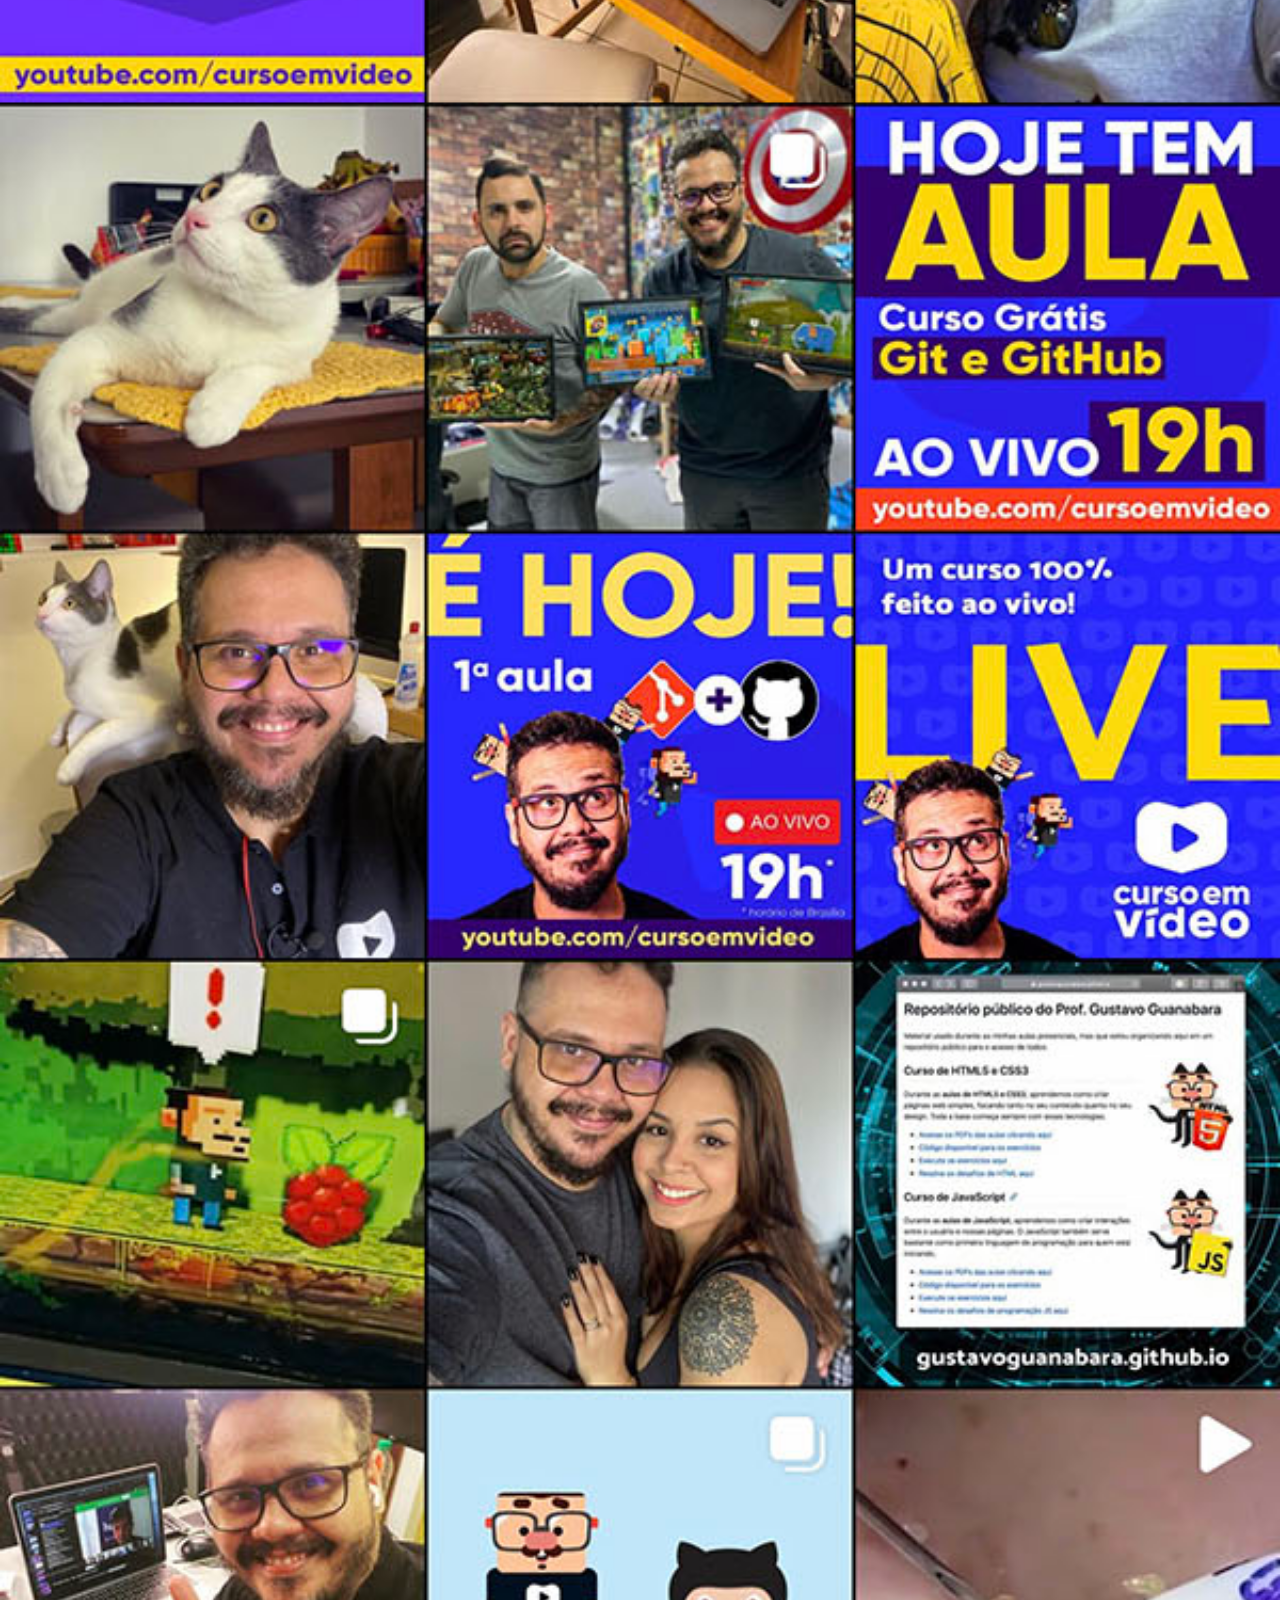
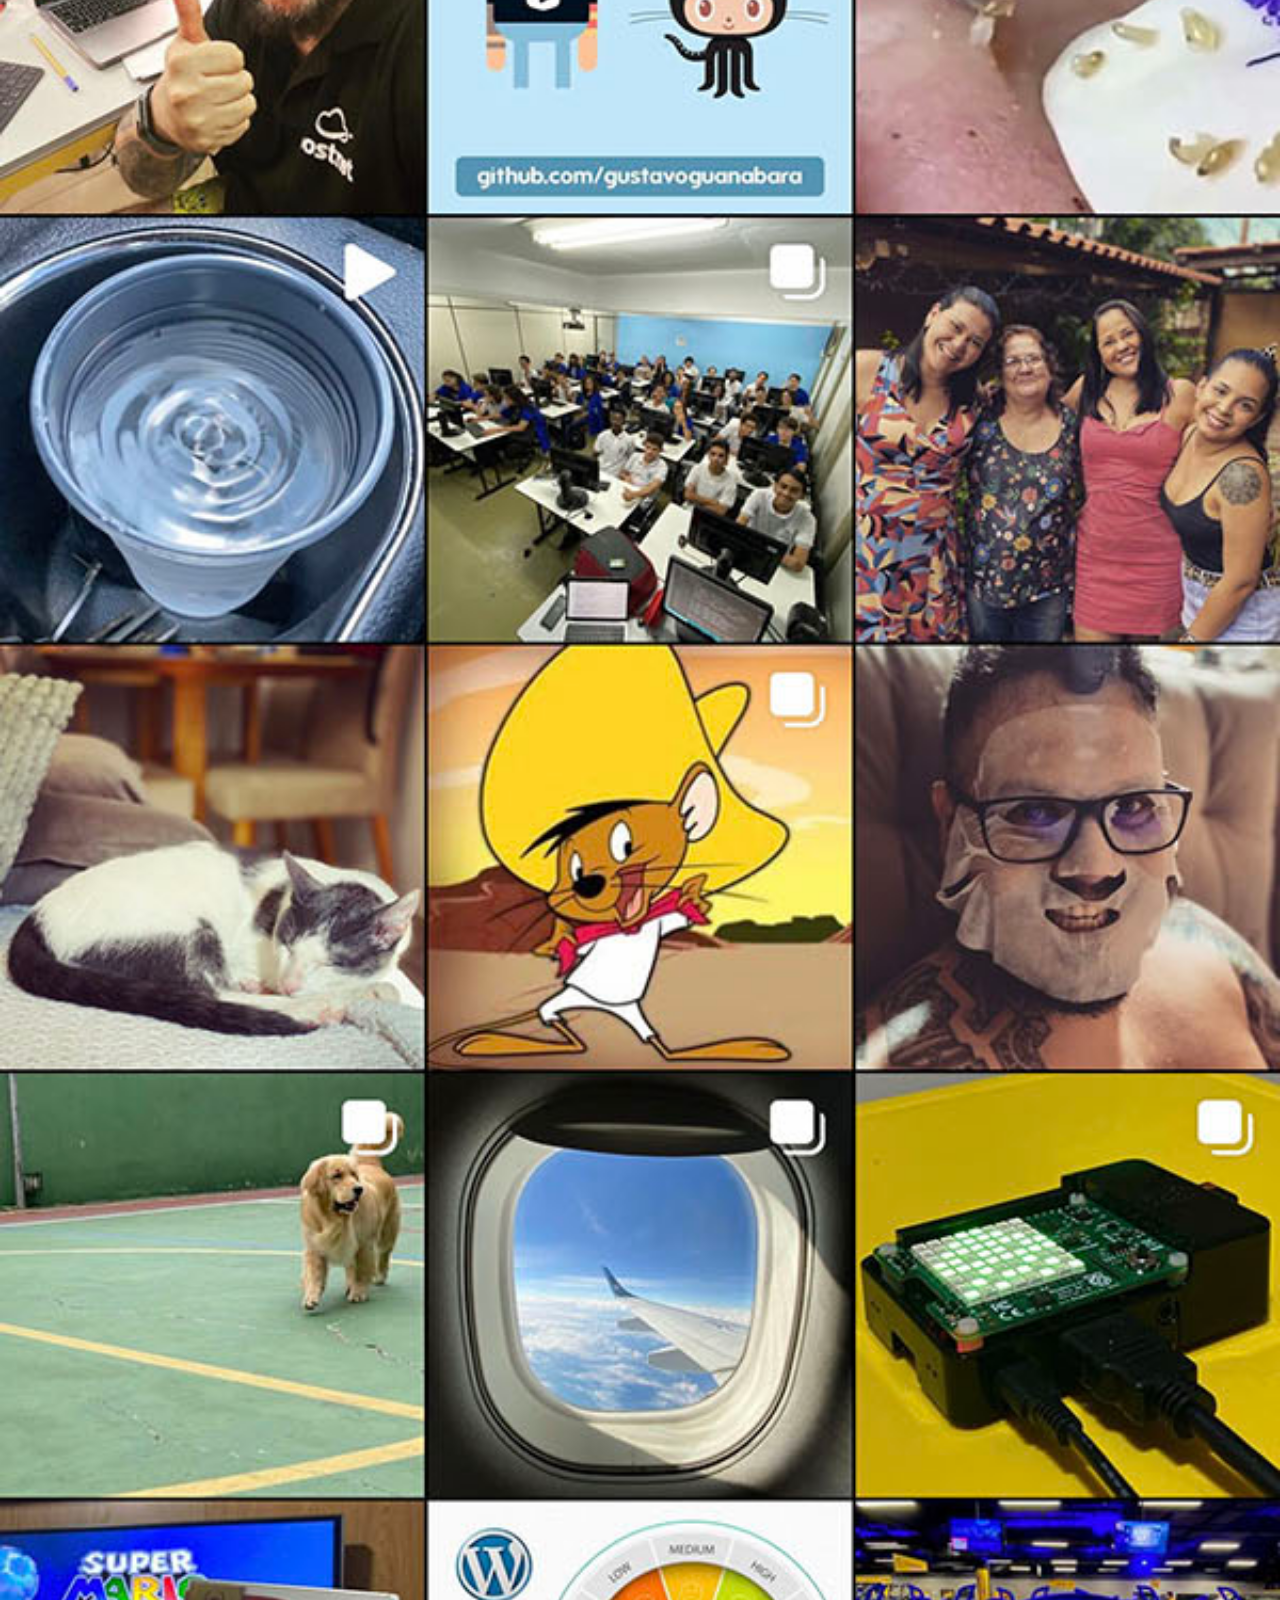
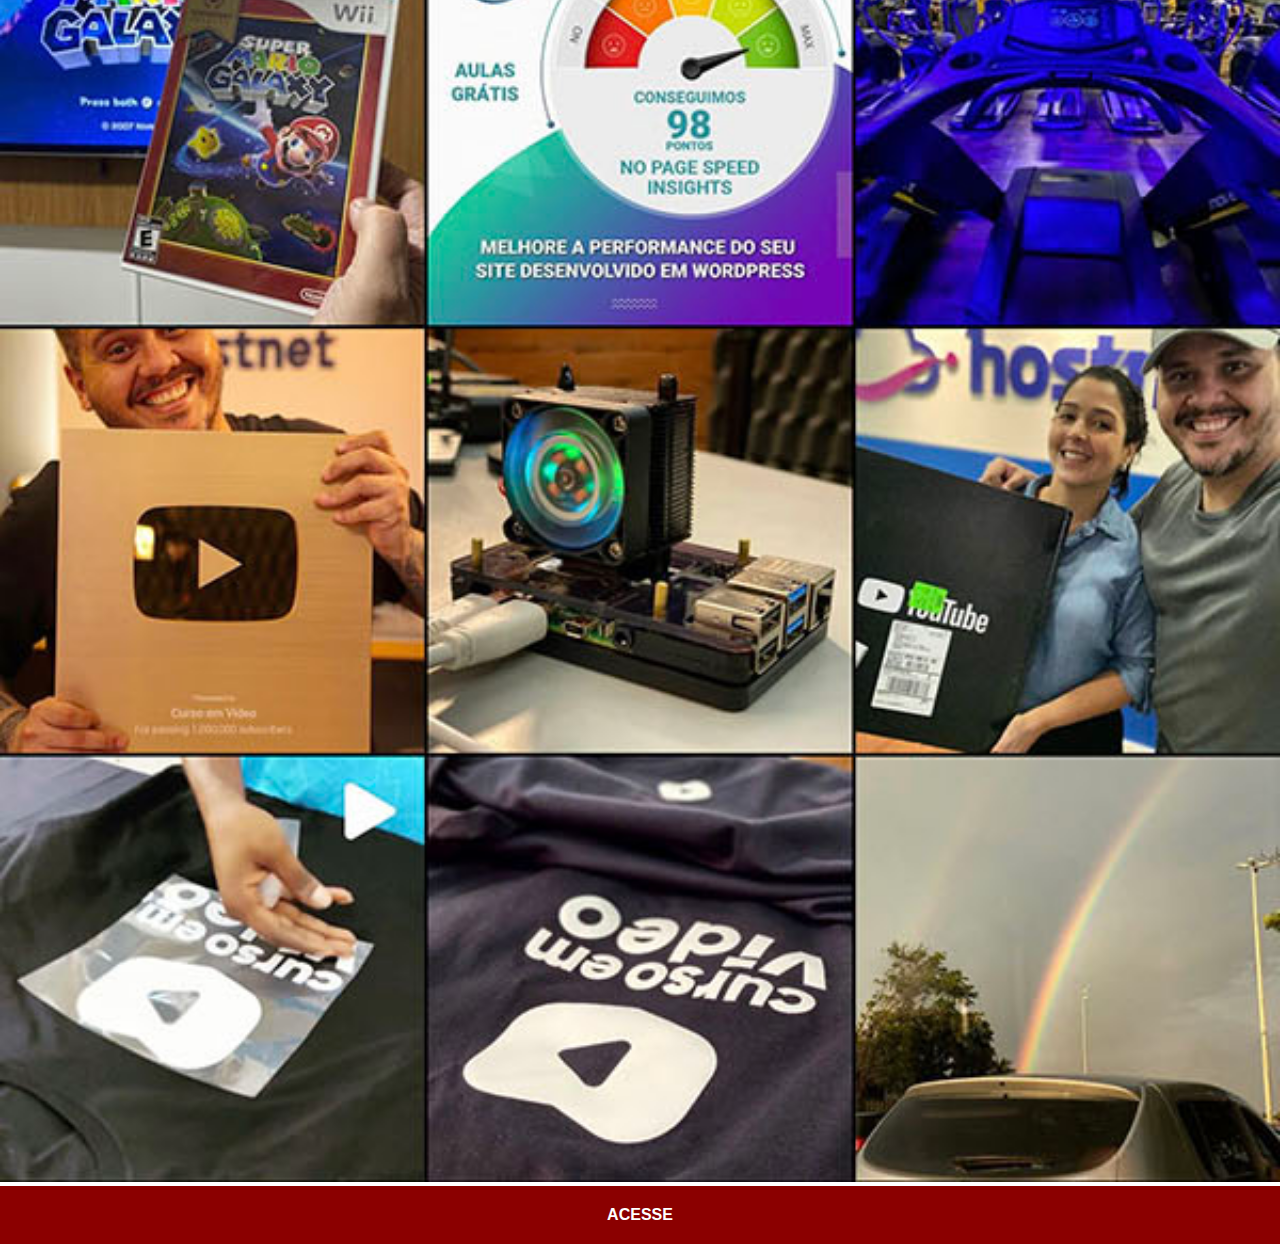
<file: ig.html>
<!DOCTYPE html>
<html lang="pt-br">
<head>
    <meta charset="UTF-8">
    <meta http-equiv="X-UA-Compatible" content="IE=edge">
    <meta name="viewport" content="width=device-width, initial-scale=1.0">
    <title>Telas de Aplicativos</title>
    <style>
        *{
            margin: 0px;
            padding: 0px;
            font-family: Arial, "Helvetica Neue", Helvetica, sans-serif;
        }

         ::-webkit-scrollbar{
            width: 0px;
            height: 0px;
        }
        img{
            width: 100vw;
            background: url('imagens/tela-instagram.jpg') no-repeat top center;
            background-size: cover;
        }
        a{
            display: block;
            background-color: darkred;
            color: white;
            text-align: center;
            padding: 20px;
            font-weight: bolder;
            text-decoration: none;
        }
    </style>
</head>
<body>
    <img src="imagens/tela-instagram.jpg" alt="">
    <a href="https://www.instagram.com/gustavoguanabara/" target="_blank">ACESSE</a>
</body>
</html>
</file>
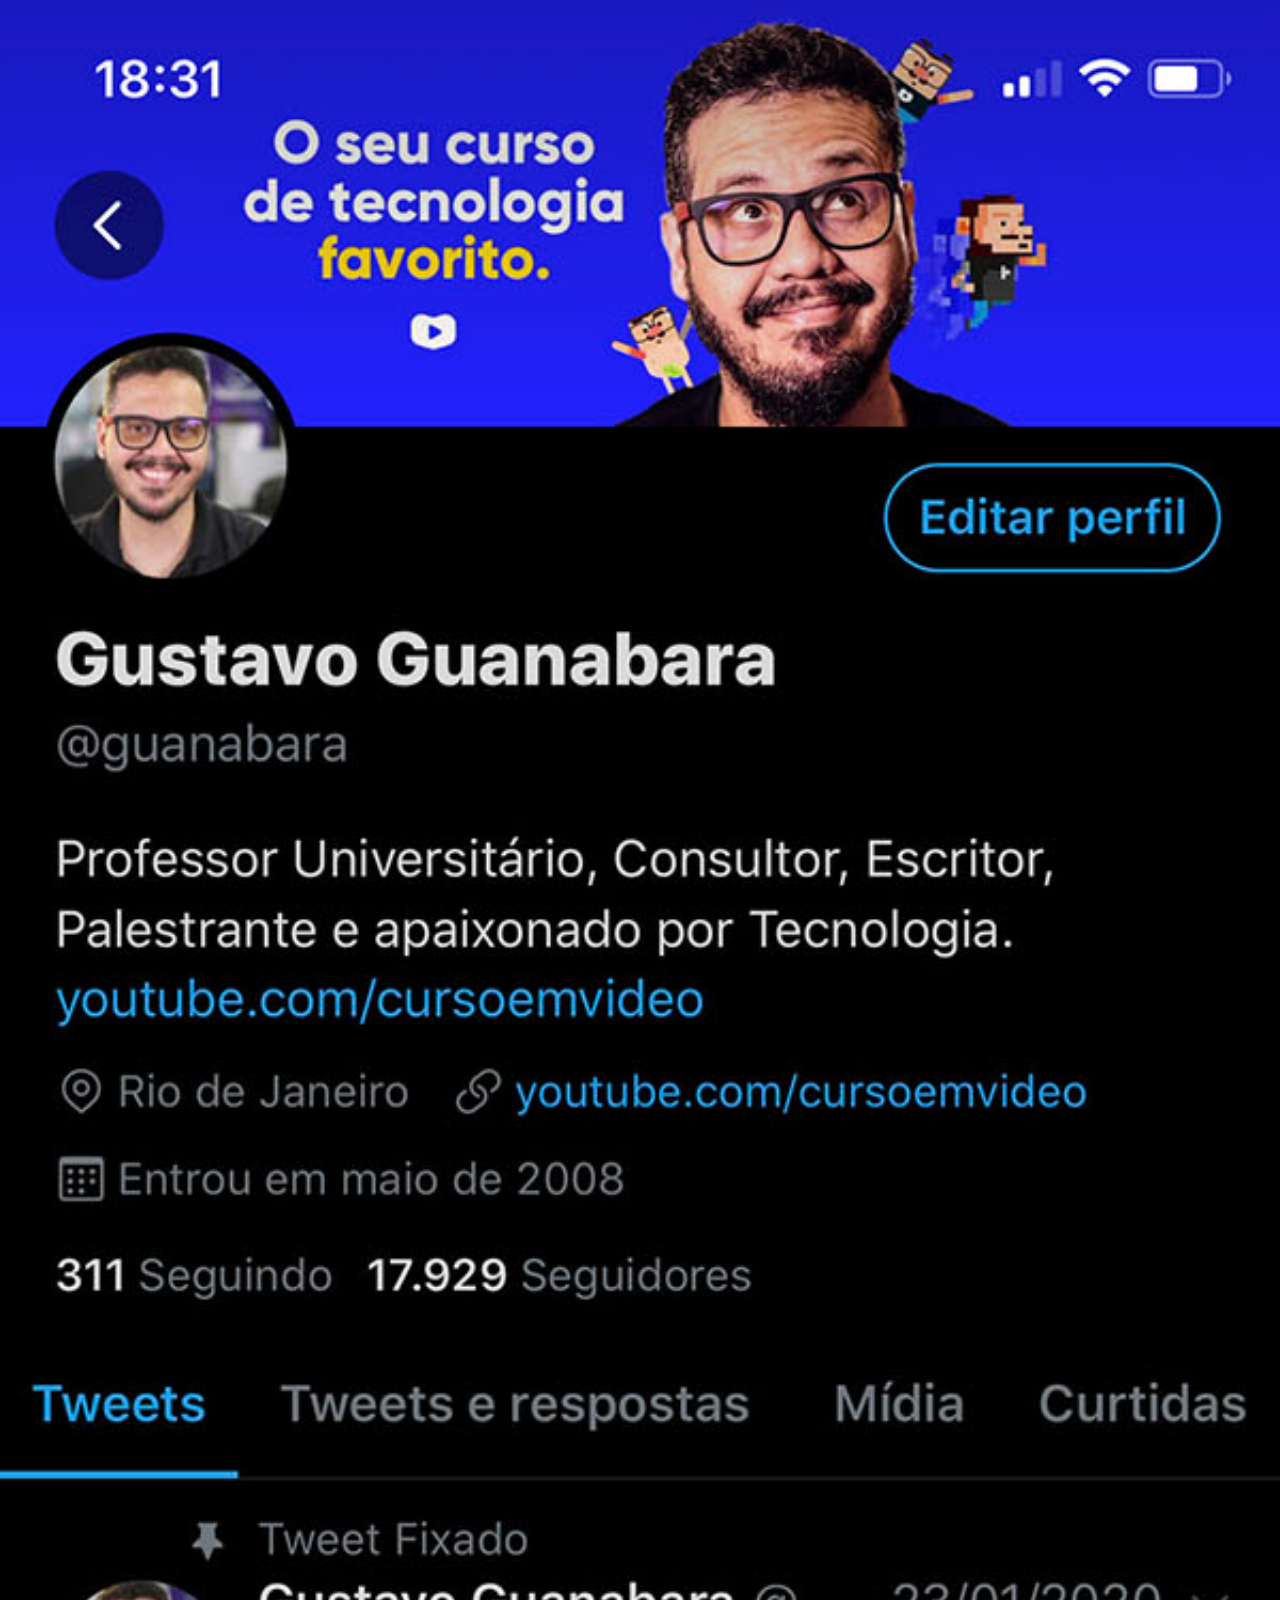
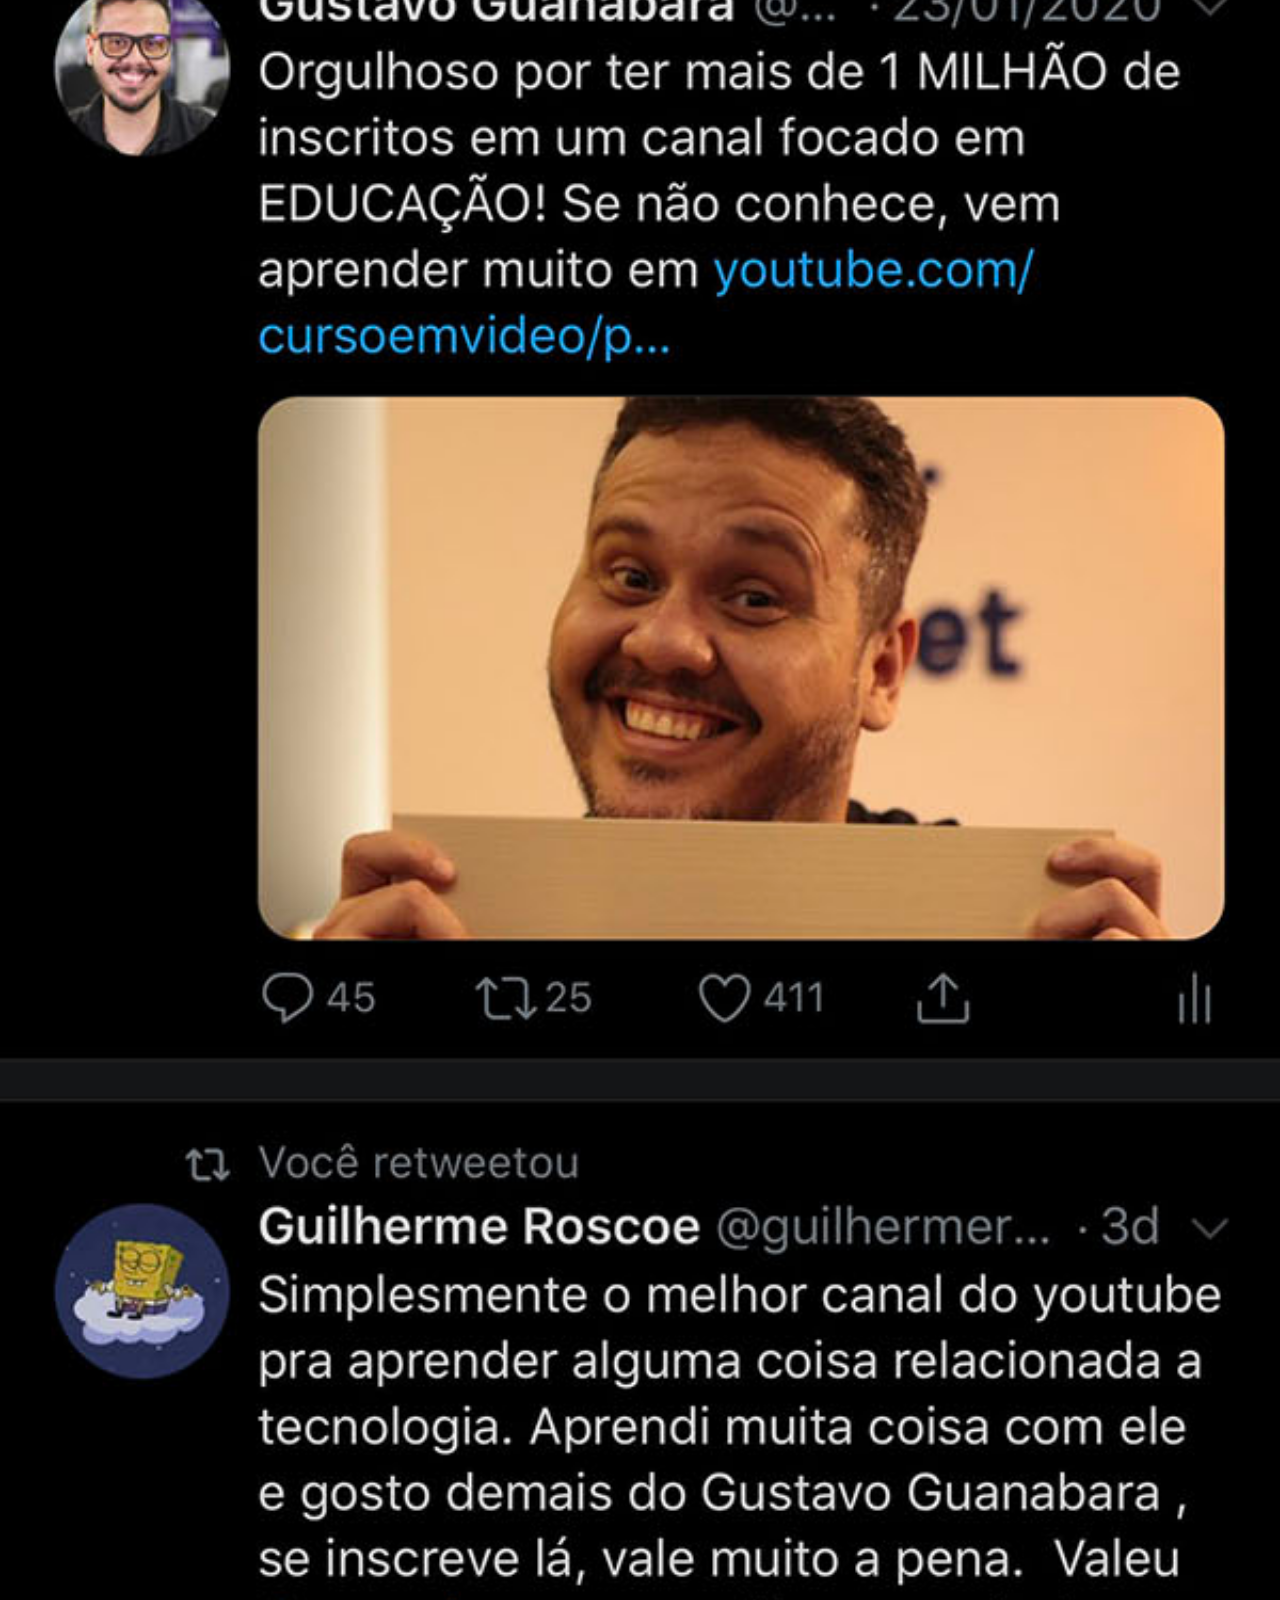
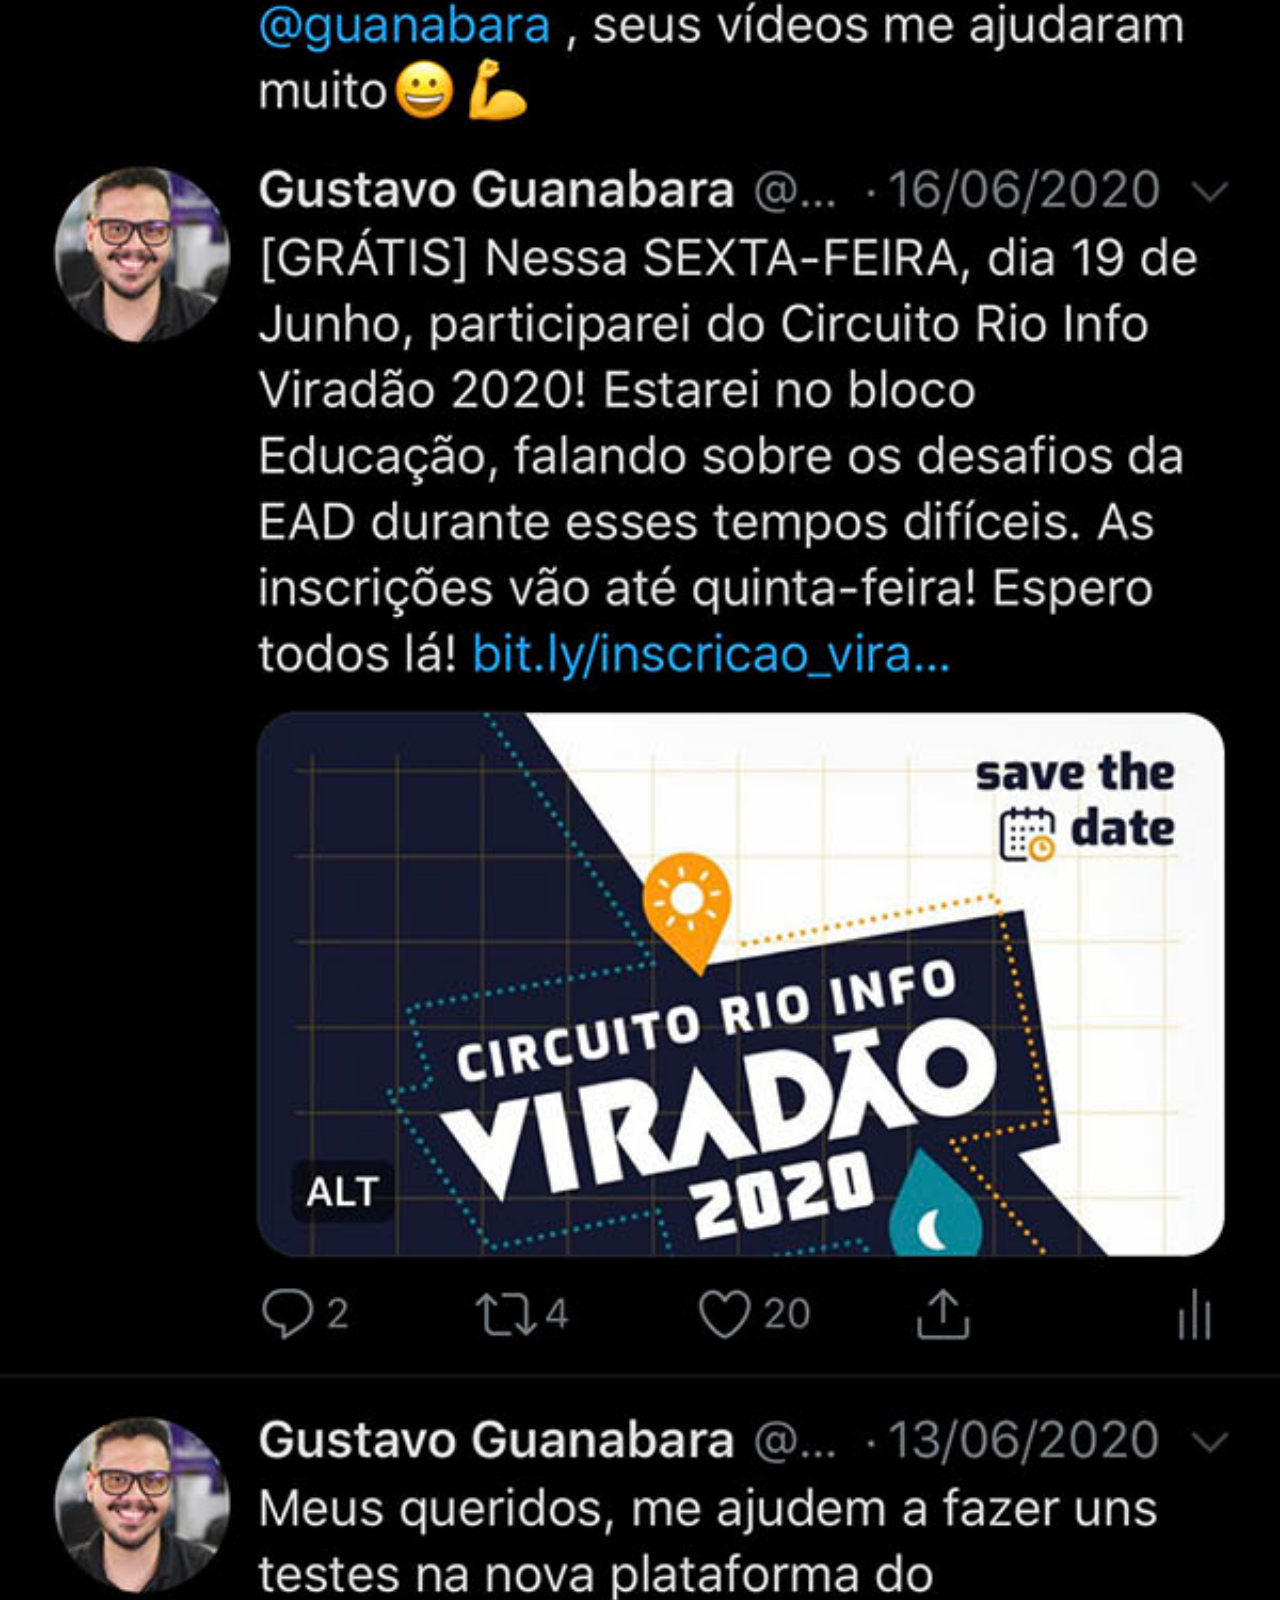
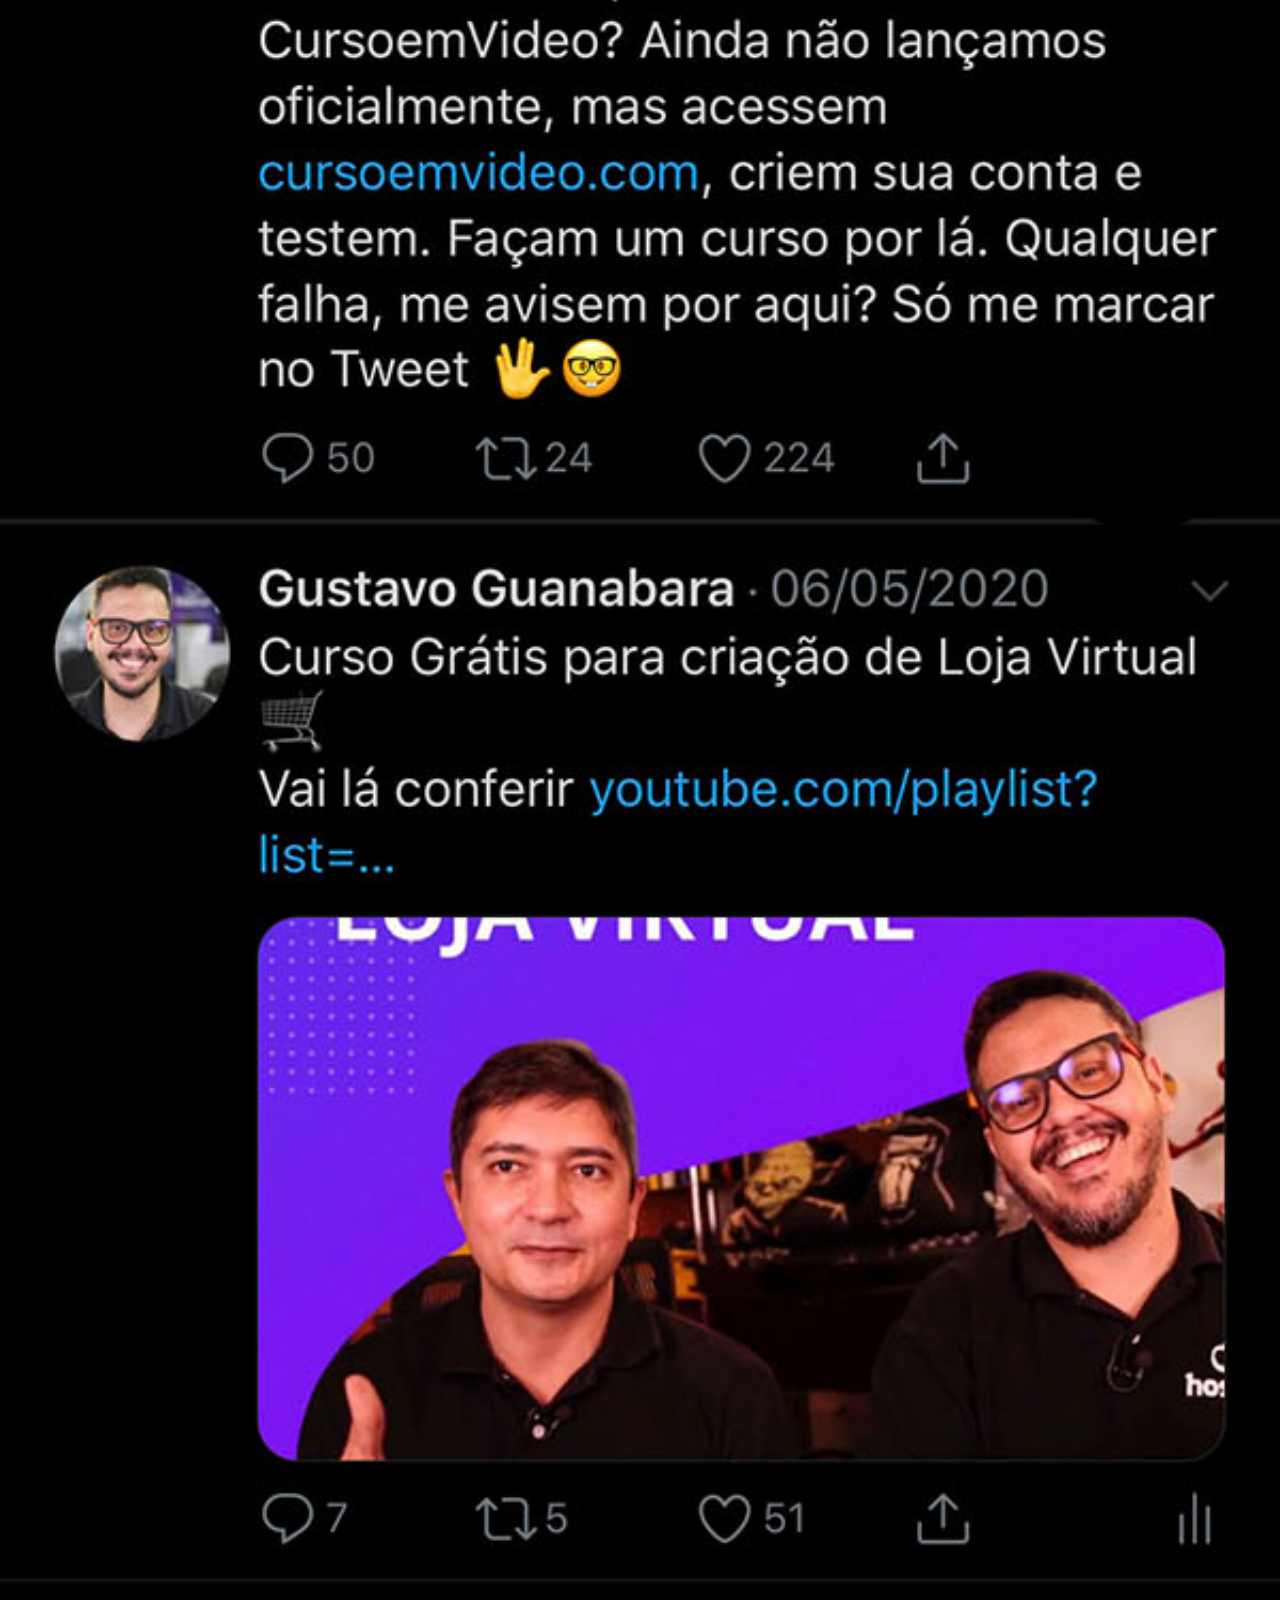
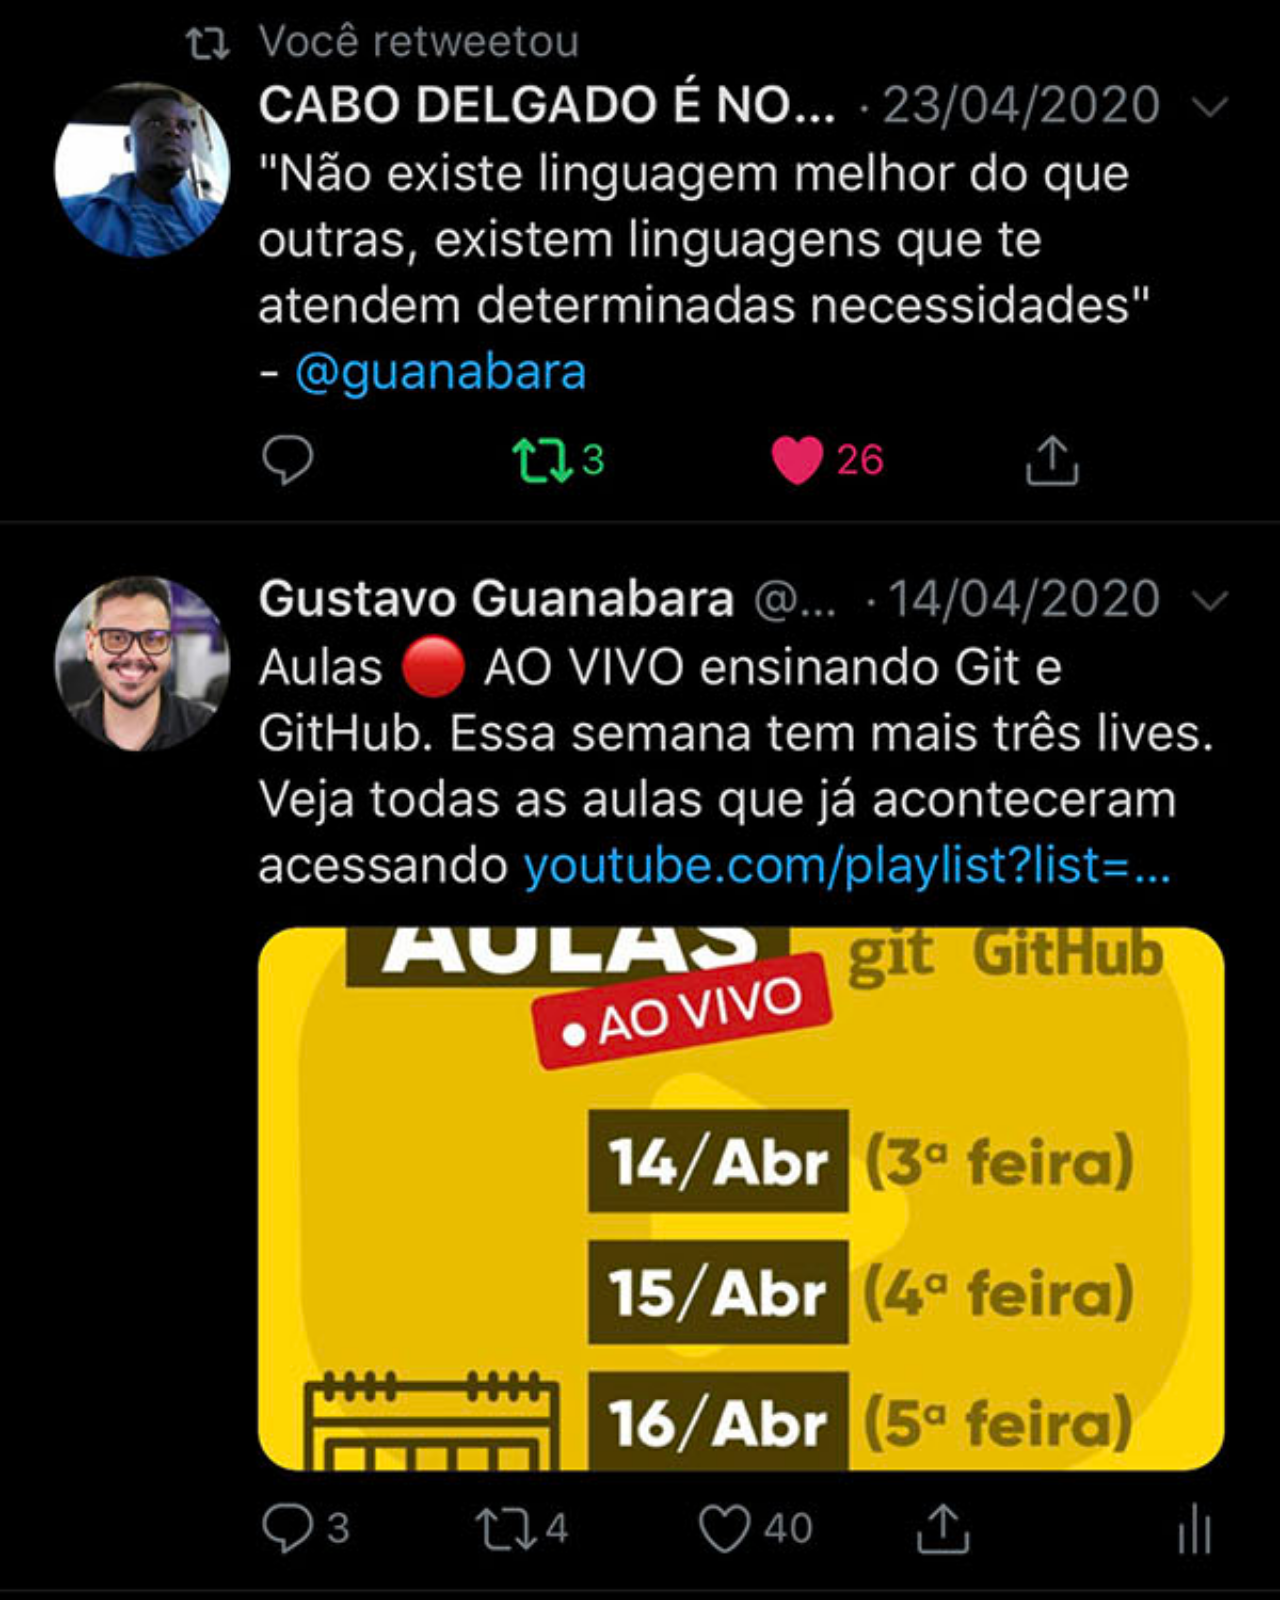
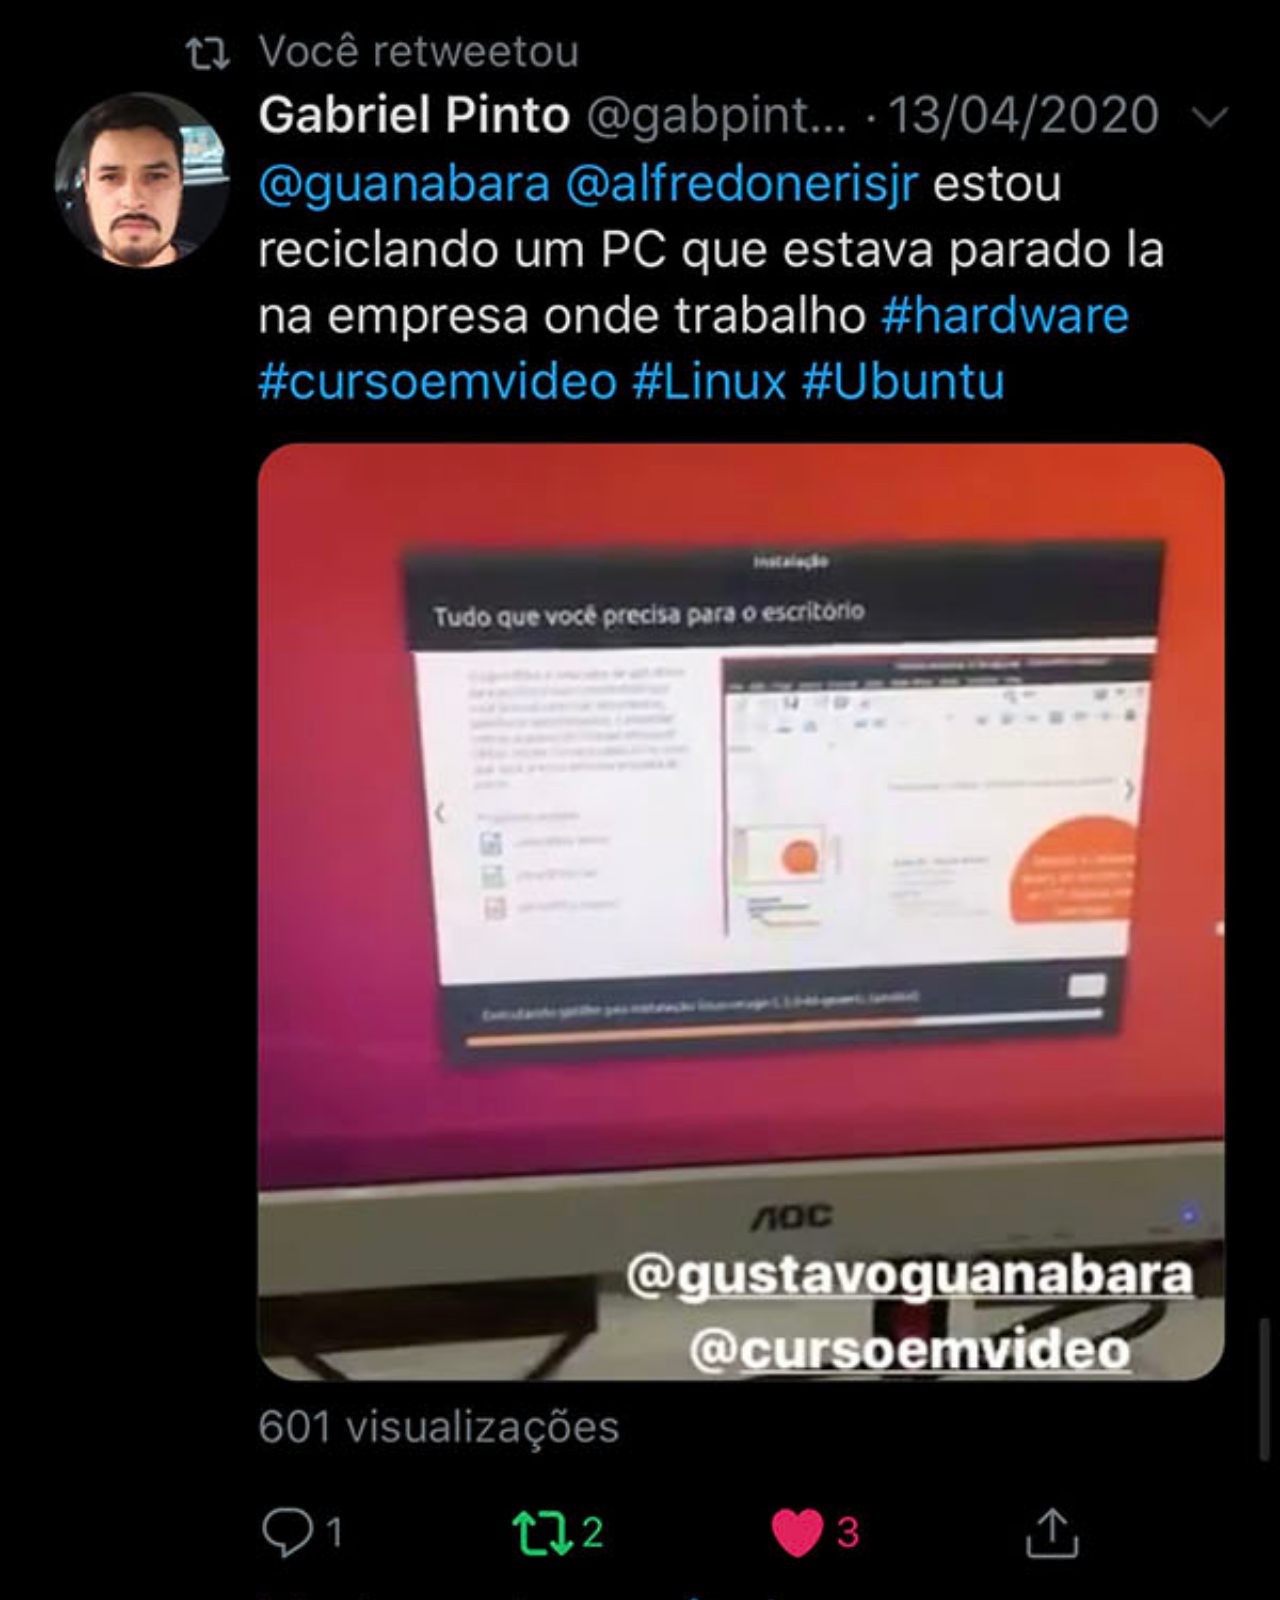
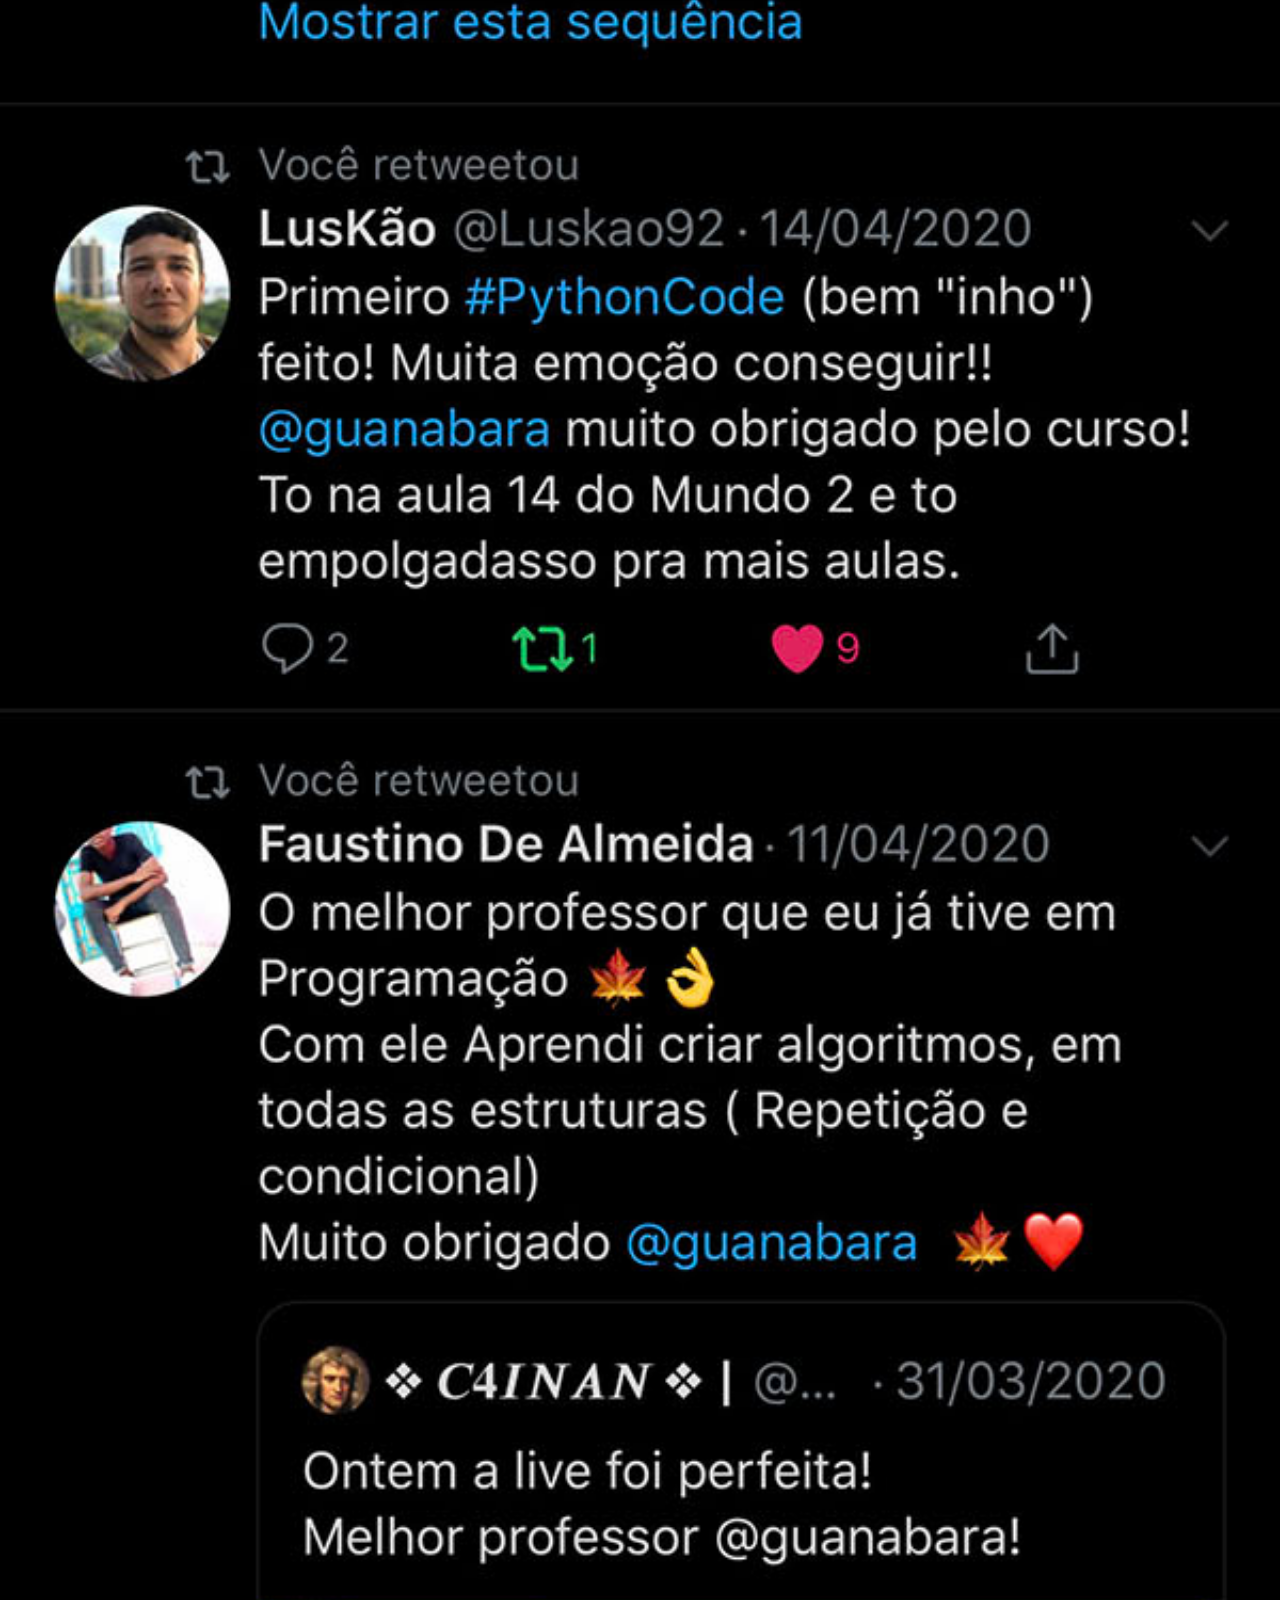
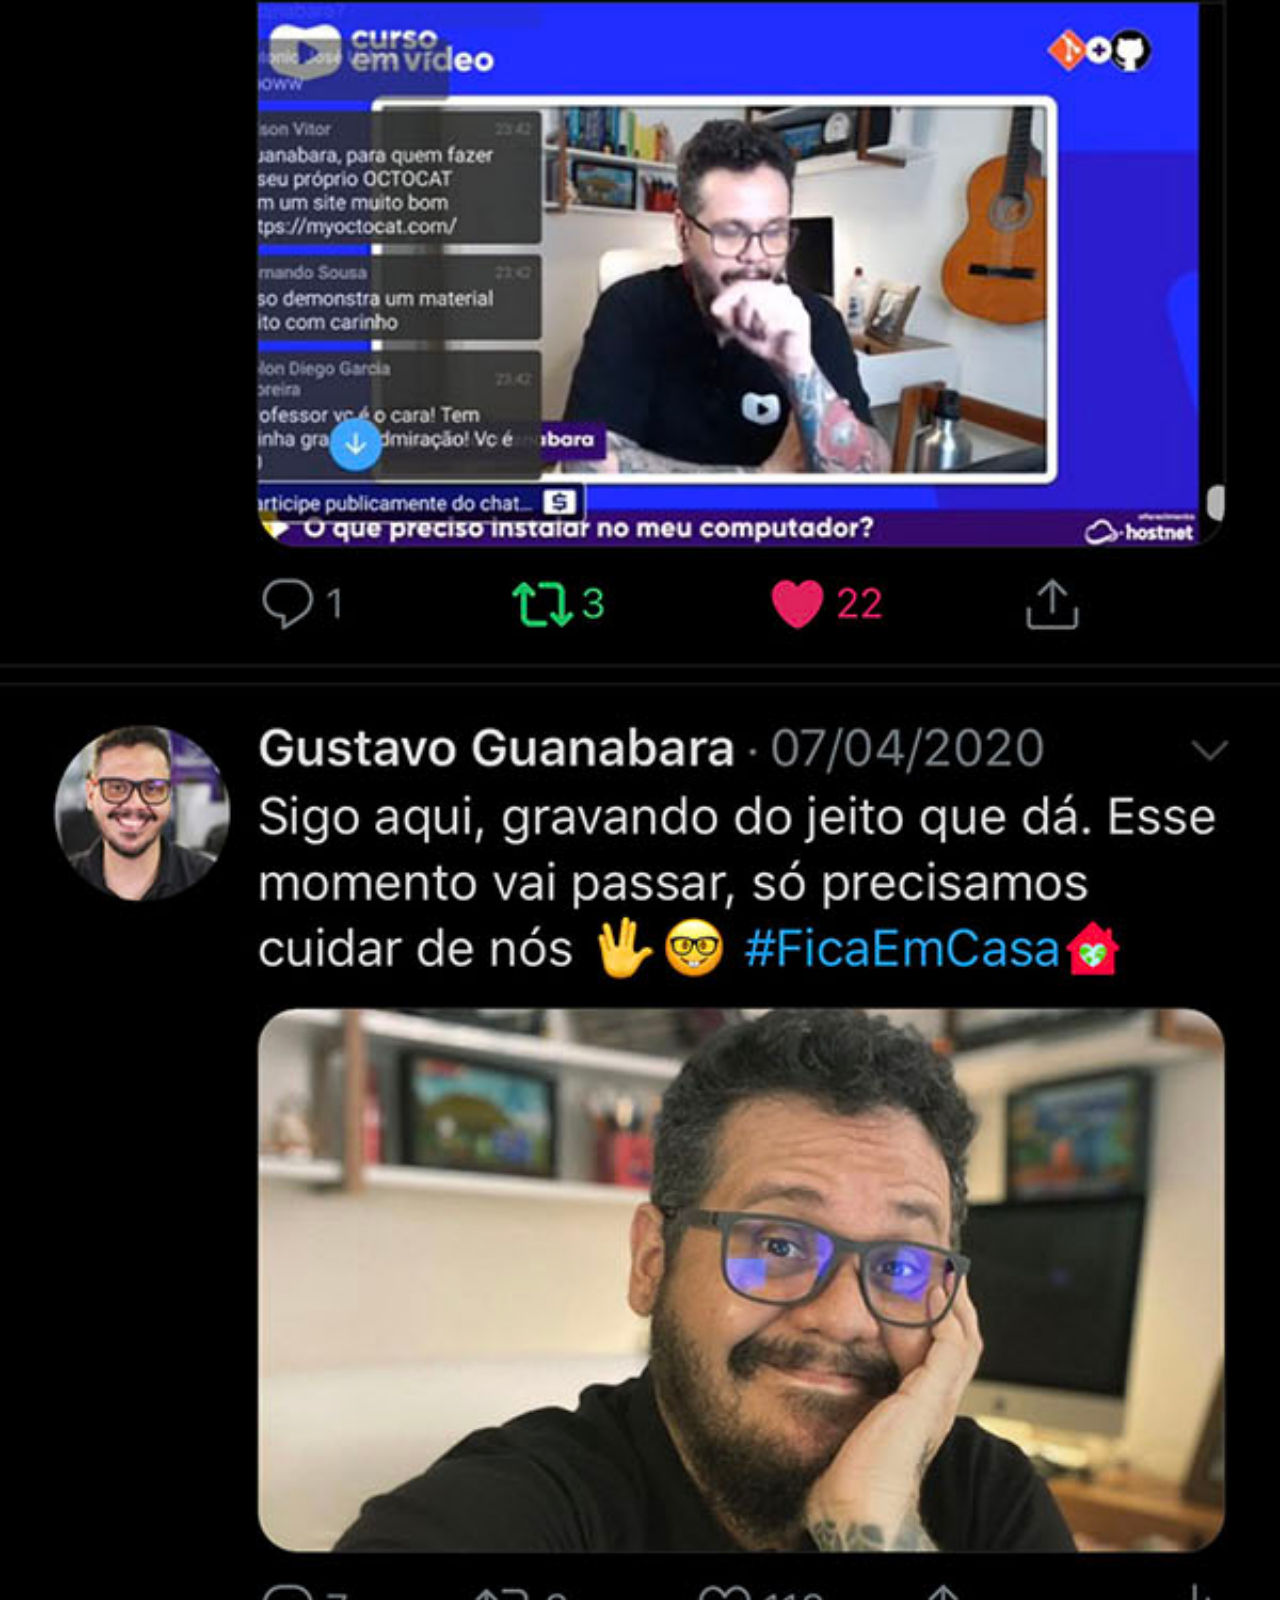
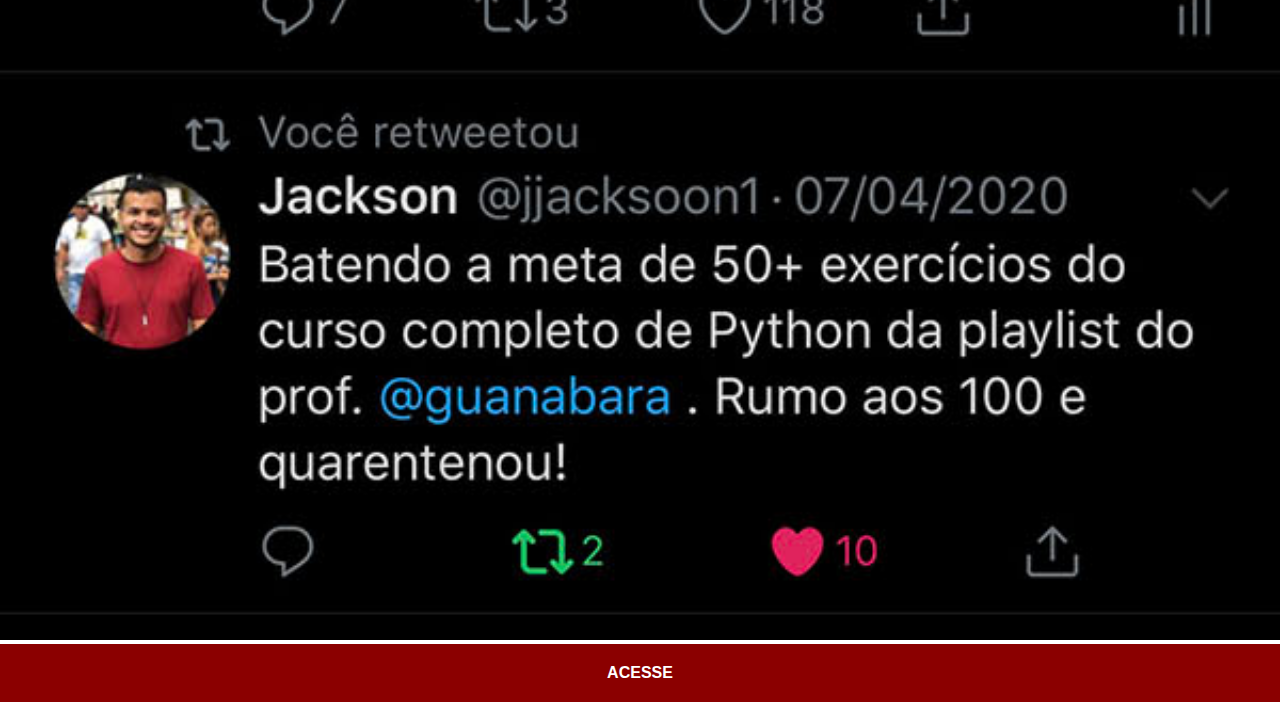
<file: twt.html>
<!DOCTYPE html>
<html lang="pt-br">
<head>
    <meta charset="UTF-8">
    <meta http-equiv="X-UA-Compatible" content="IE=edge">
    <meta name="viewport" content="width=device-width, initial-scale=1.0">
    <title>Telas de Aplicativos</title>
    <style>
        *{
            margin: 0px;
            padding: 0px;
            font-family: Arial, "Helvetica Neue", Helvetica, sans-serif;
        }

         ::-webkit-scrollbar{
            width: 0px;
            height: 0px;
        }
        img{
            width: 100vw;
            background: url('imagens/tela-twitter.jpg') no-repeat top center;
            background-size: cover;
        }
        a{
            display: block;
            background-color: darkred;
            color: white;
            text-align: center;
            padding: 20px;
            font-weight: bolder;
            text-decoration: none;
        }
    </style>
</head>
<body>
    <img src="imagens/tela-twitter.jpg" alt="">
    <a href="https://twitter.com/guanabara/" target="_blank">ACESSE</a>
</body>
</html>
</file>
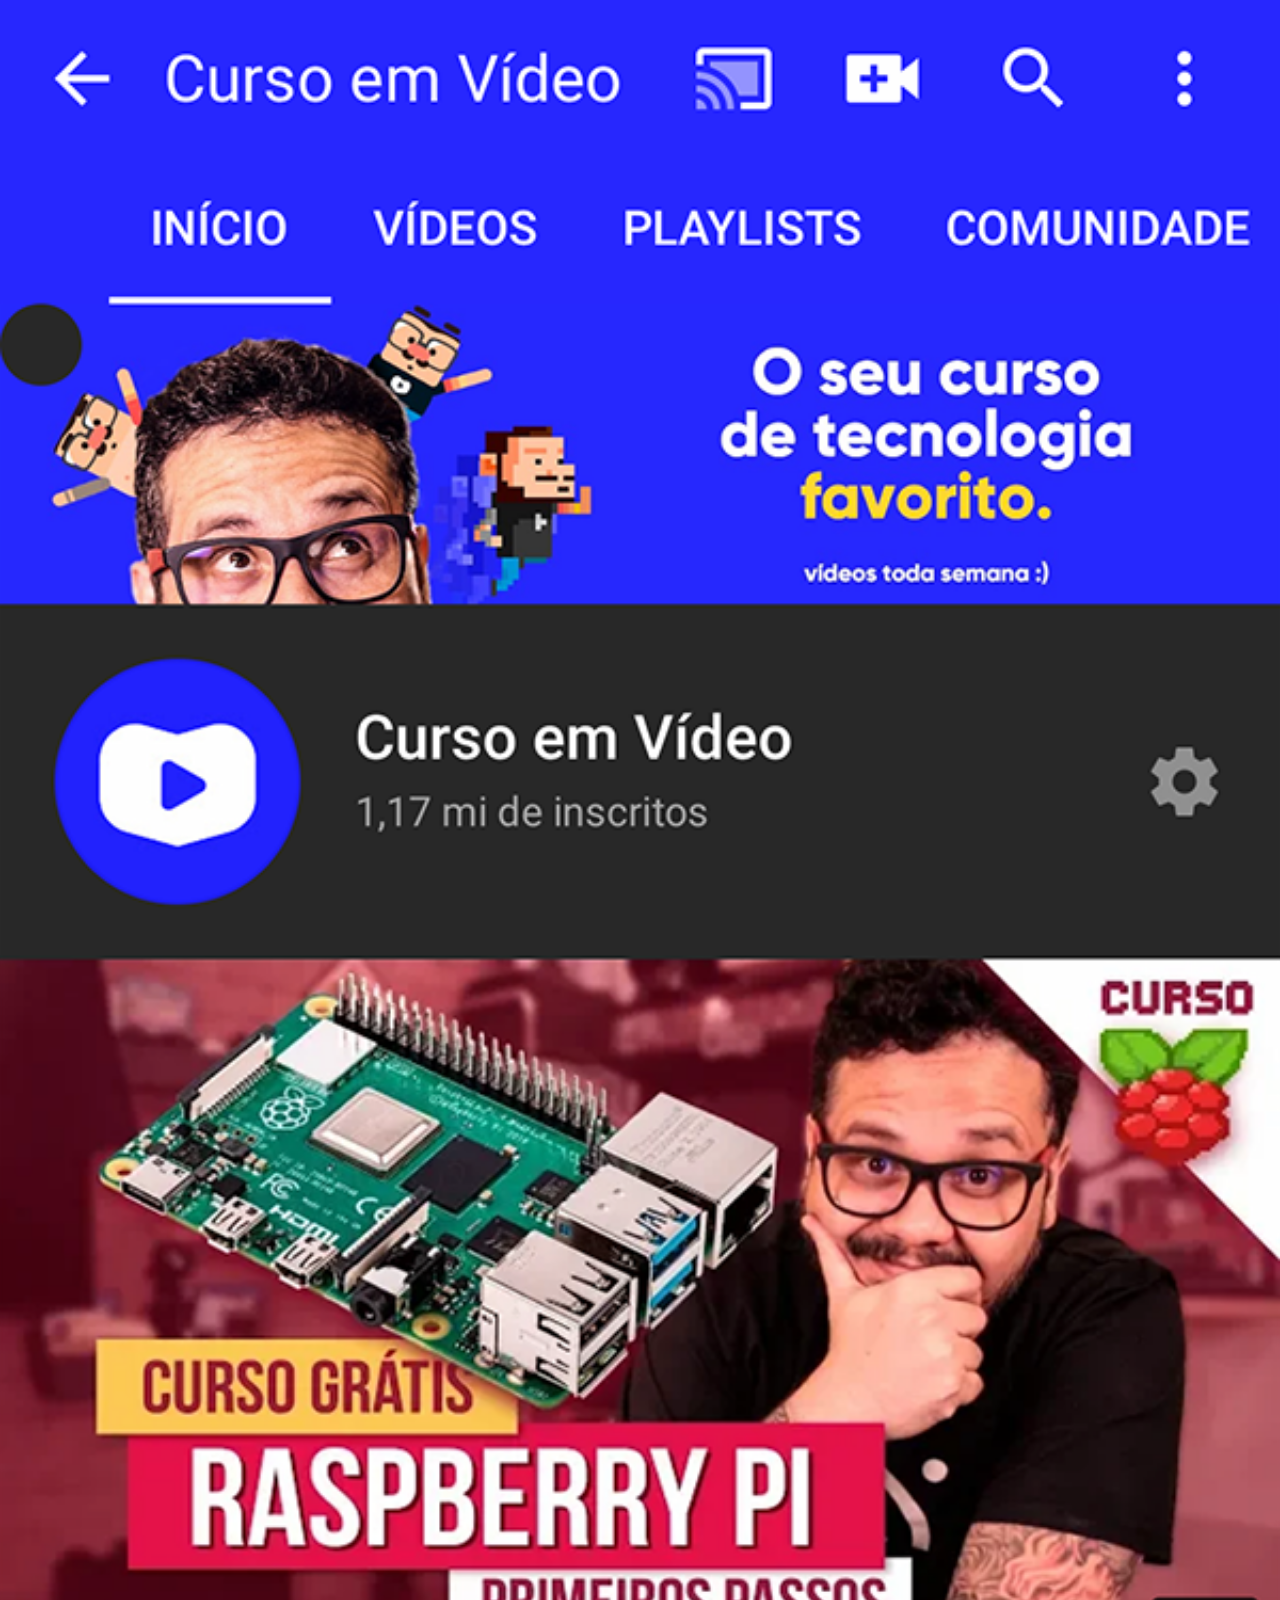
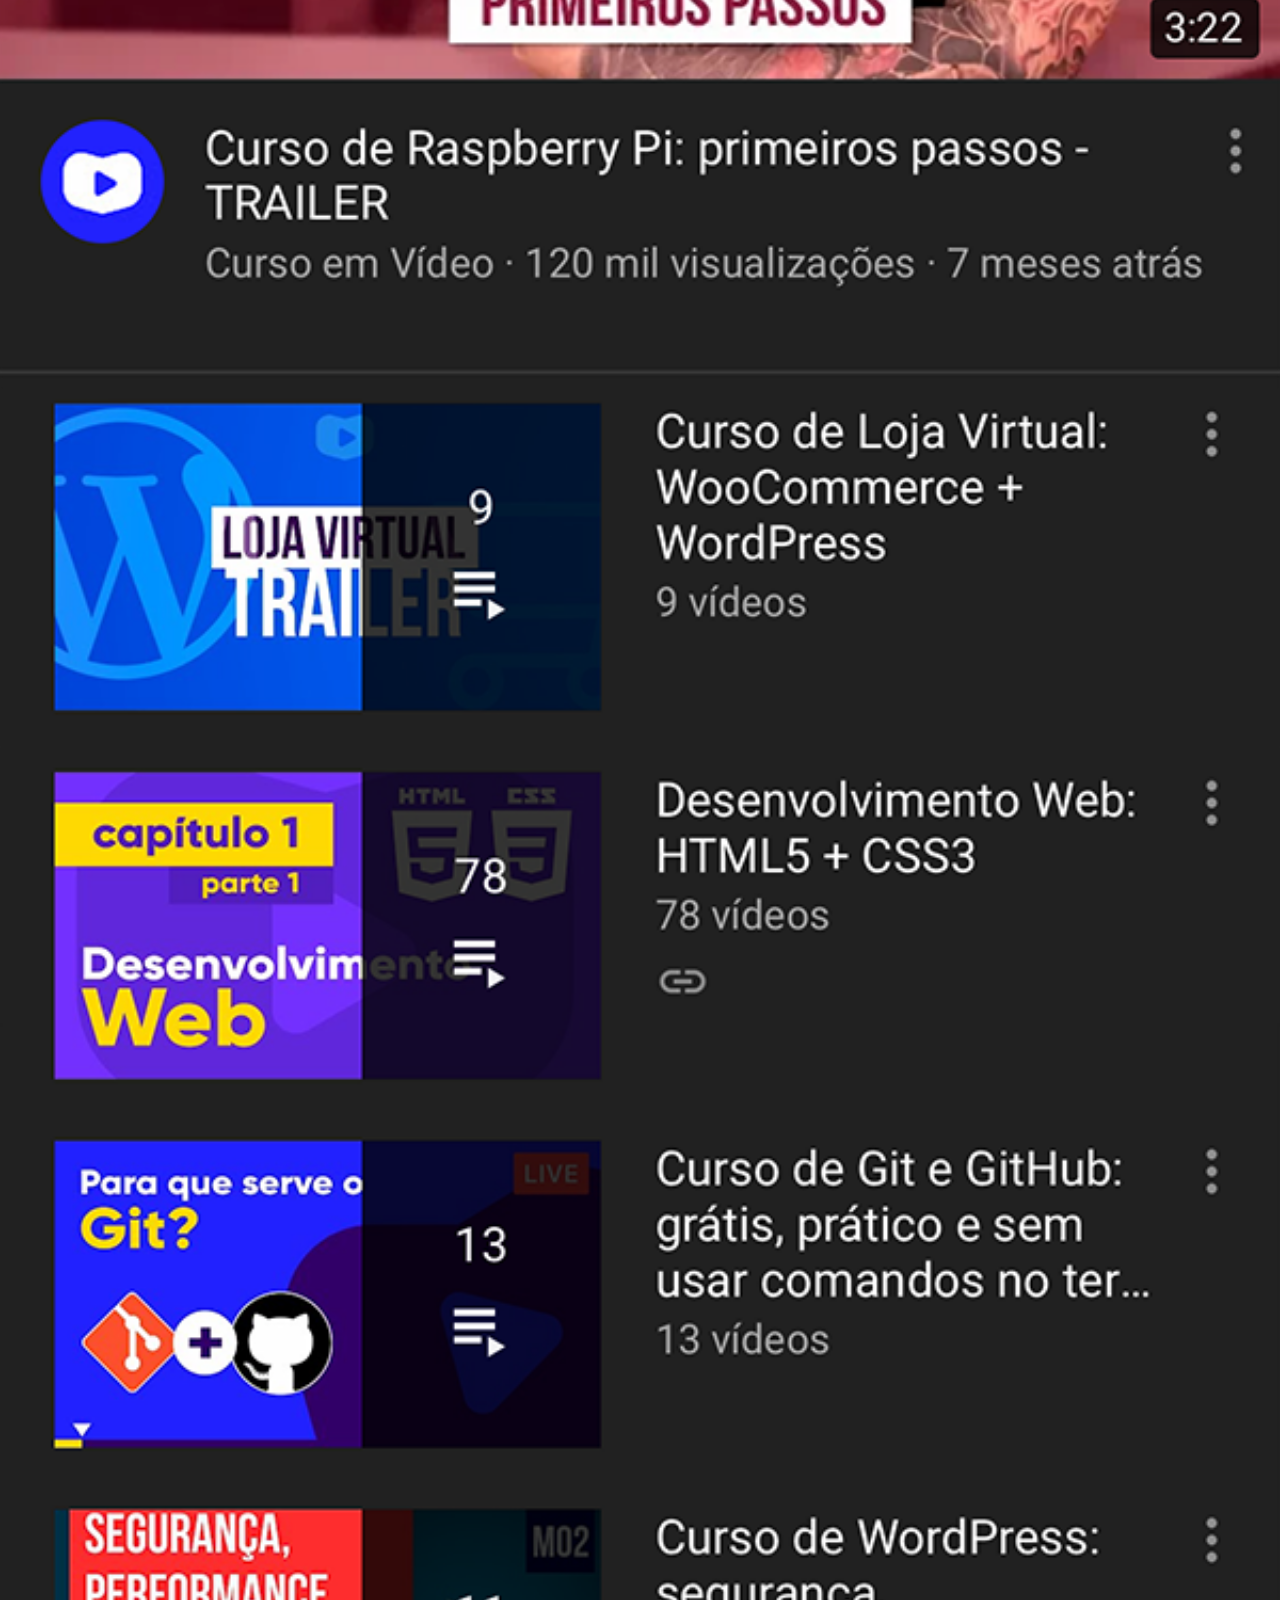
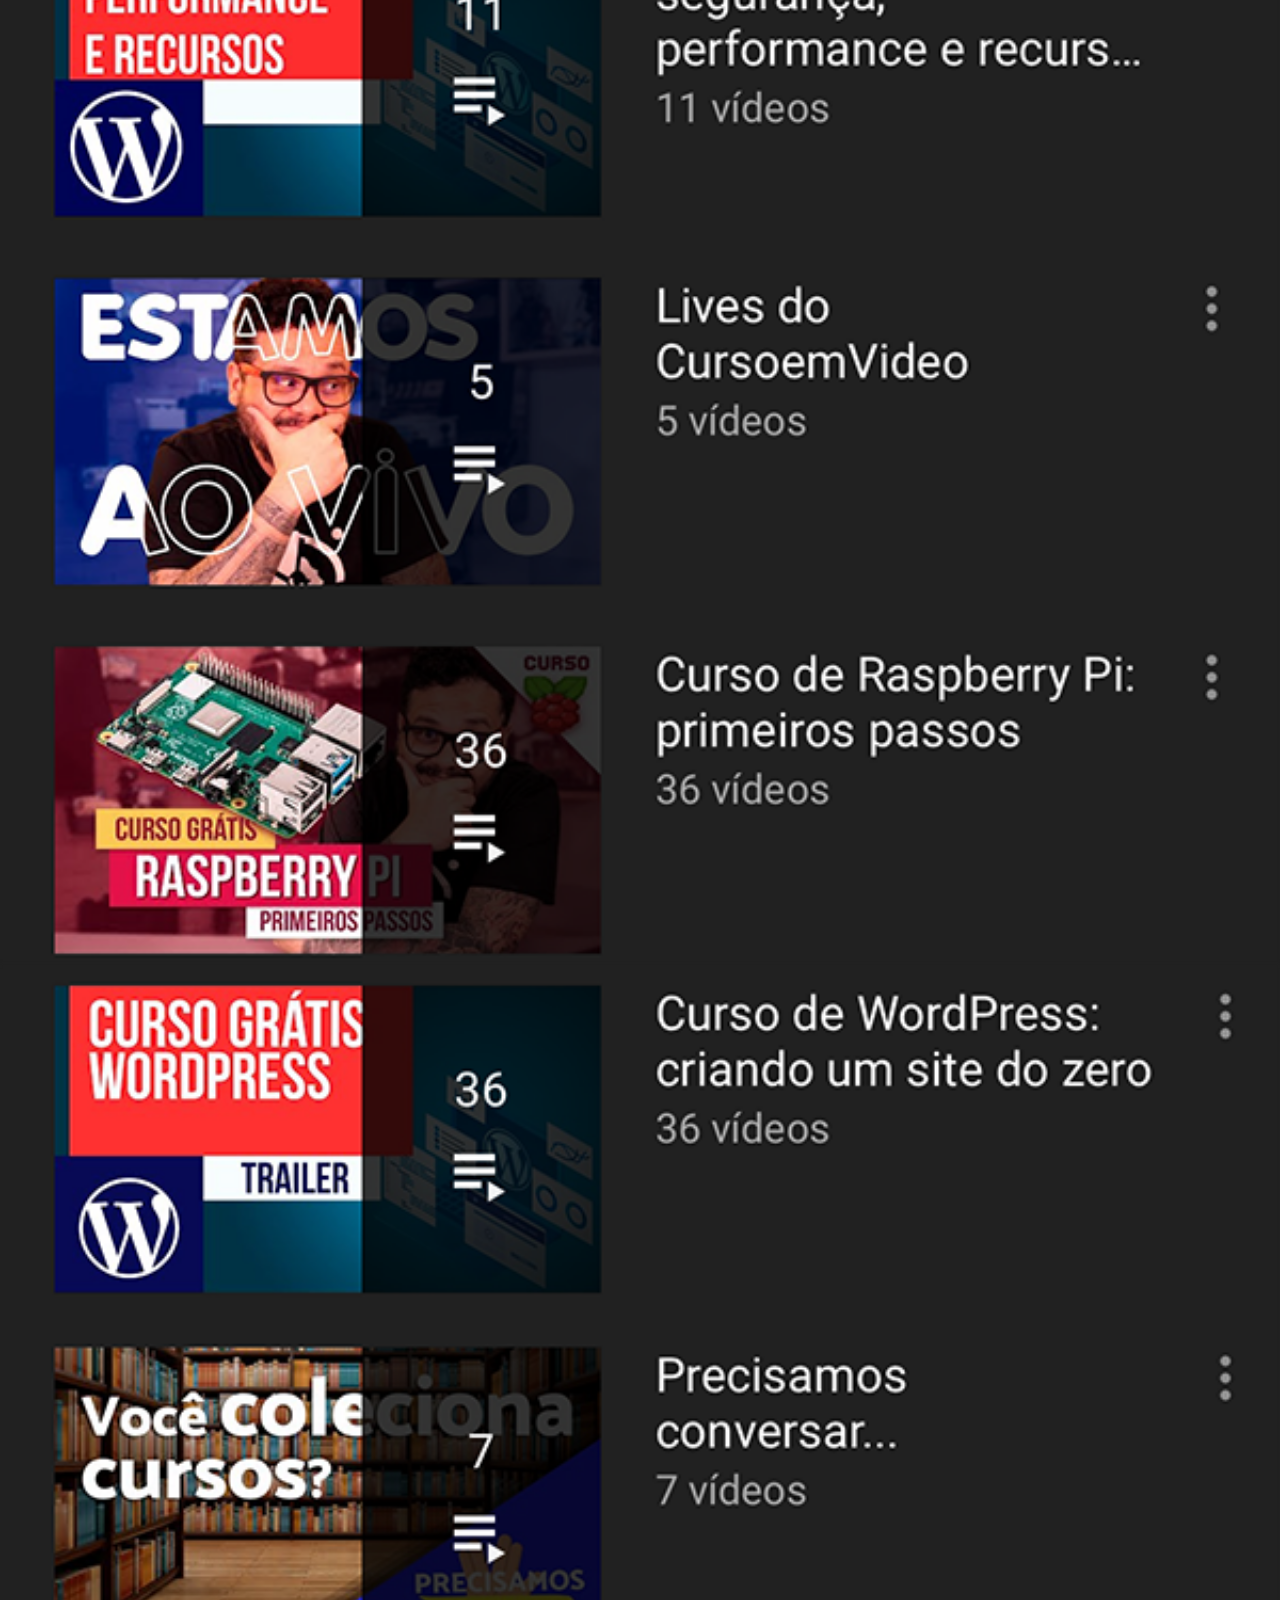
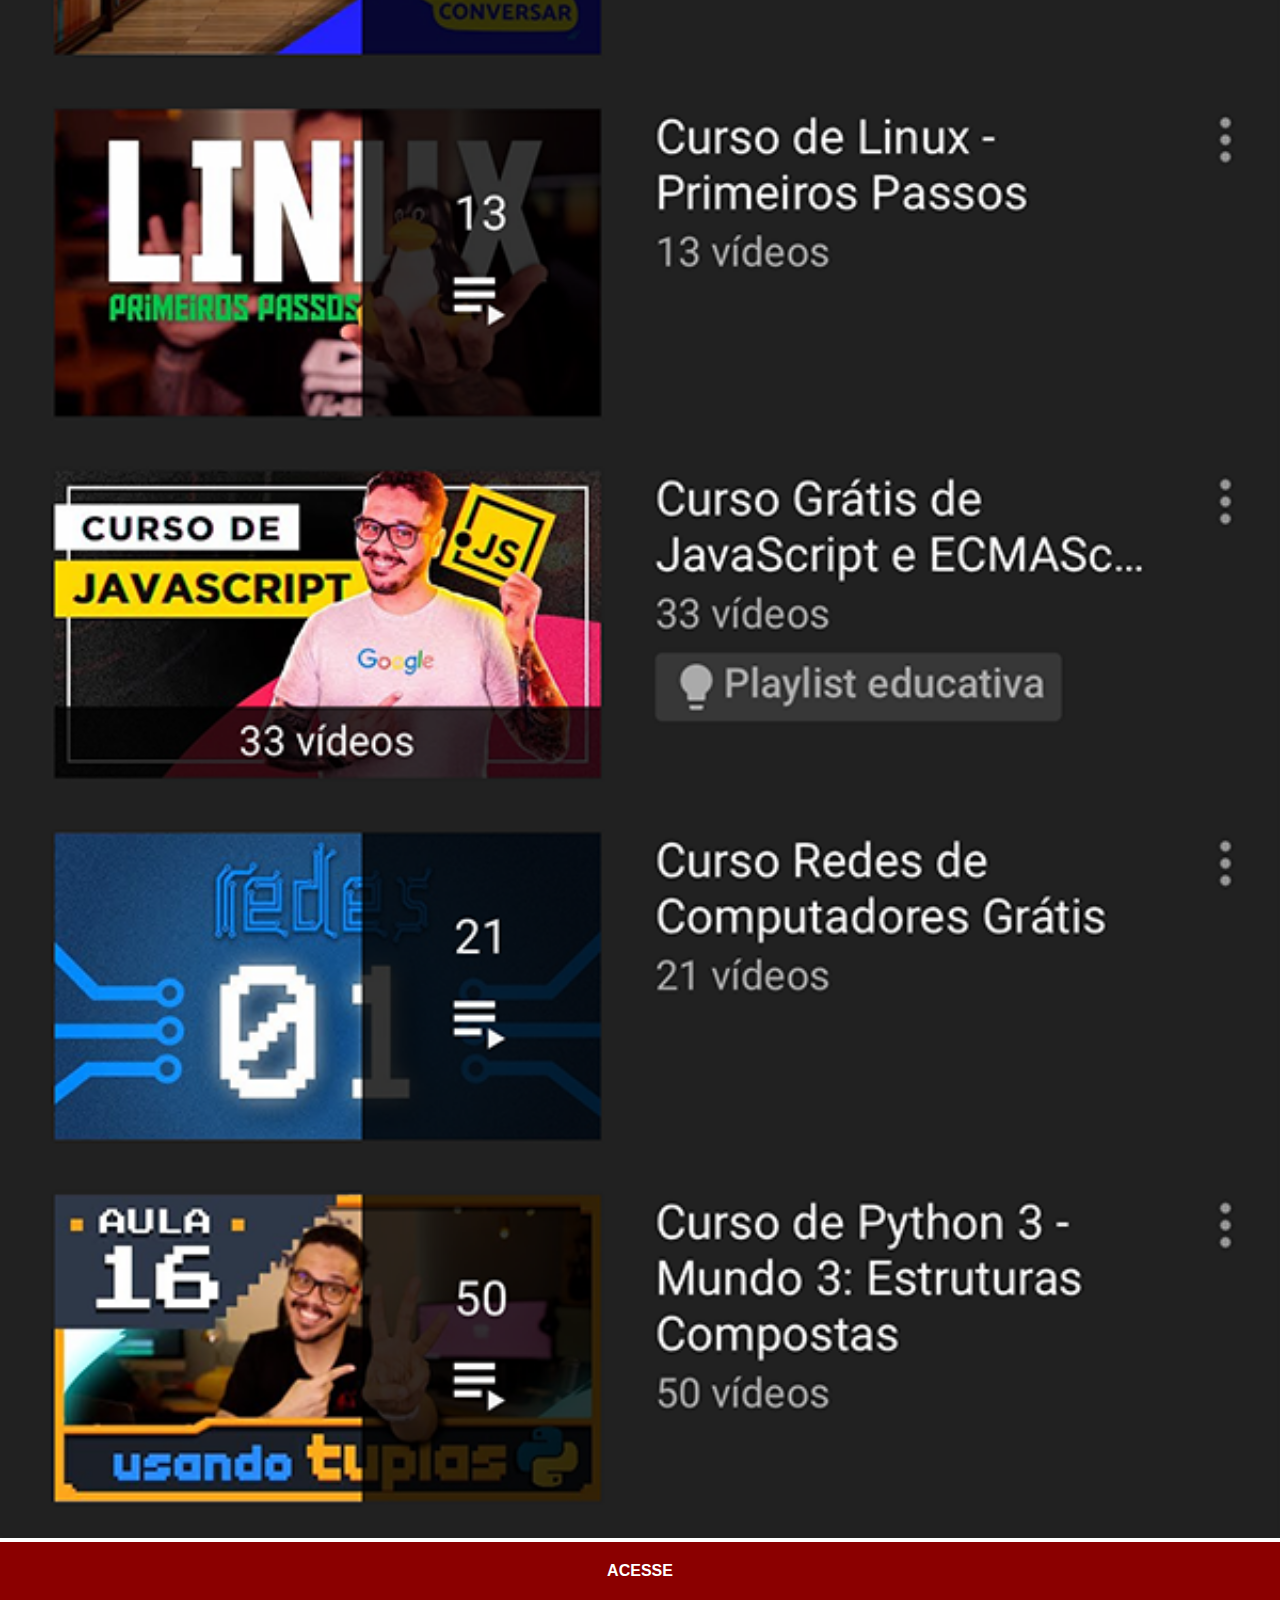
<file: yt.html>
<!DOCTYPE html>
<html lang="pt-br">
<head>
    <meta charset="UTF-8">
    <meta http-equiv="X-UA-Compatible" content="IE=edge">
    <meta name="viewport" content="width=device-width, initial-scale=1.0">
    <title>Telas de Aplicativos</title>
    <style>
        *{
            margin: 0px;
            padding: 0px;
            font-family: Arial, "Helvetica Neue", Helvetica, sans-serif;
        }

         ::-webkit-scrollbar{
            width: 0px;
            height: 0px;
        }
        img{
            width: 100vw;
            background: url('imagens/tela-youtube.png') no-repeat top center;
            background-size: cover;
        }
        a{
            display: block;
            background-color: darkred;
            color: white;
            text-align: center;
            padding: 20px;
            font-weight: bolder;
            text-decoration: none;
        }
    </style>
</head>
<body>
    <img src="imagens/tela-youtube.png" alt="">
    <a href="https://www.youtube.com/user/cursosemvideo/playlists" target="_blank">ACESSE</a>
</body>
</html>
</file>
<file: estilos/style.css>
@charset "UTF-8";

*{
    margin: 0px;
    padding: 0px;
    font-family: Arial, Helvetica, sans-serif;
}

html, body{
    height: 100vh;
    width: 100vw;
    background-color: black;
}

body{
    background: url('../imagens/fundo-madeira.jpg')
    no-repeat top center;
    background-size: cover;
    background-attachment: fixed;
}

main{
    height: 100vh;
    position: relative;
}

section#telefone{
    height: 627px;
    width: 311px;
    position: absolute;
    top: 50%;
    left: 50%;
    transform: translate(-50%,-50%);
    background: url('../imagens/frame-iphone.png') no-repeat;
}

iframe#tela{
    position: relative;
    top: 80px;
    left: 22px;
    height: 471px;
    width: 267px;
}

section#redes-sociais img{
    width: 46px;
    height: 46px;
    border-radius: 50%;
    margin: 10px;
}

section#redes-sociais{
    text-align: right;
}

img.telas-app{
    height: 627px;
    width: 311px;
    background-size: cover;
}
</file>
